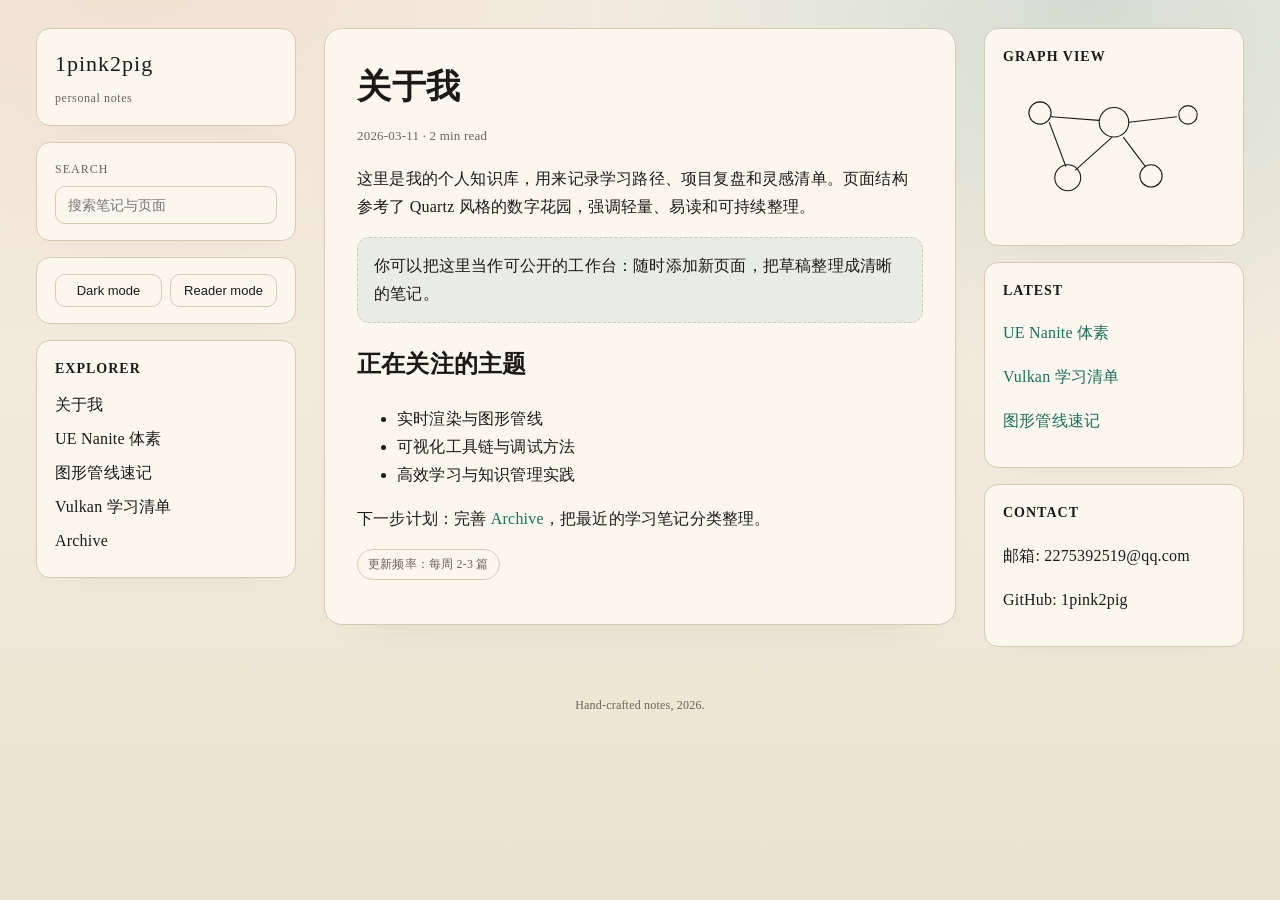
<file: index.html>
﻿<!DOCTYPE html>
<html lang="zh-CN">
<head>
  <meta charset="UTF-8" />
  <meta name="viewport" content="width=device-width, initial-scale=1.0" />
  <title>1pink2pig | 个人博客</title>
  <link rel="stylesheet" href="styles.css" />
</head>
<body>
  <div class="page">
    <aside class="left">
      <div class="panel">
        <div class="brand">1pink2pig<small>personal notes</small></div>
      </div>

      <div class="panel search">
        <label for="searchInput">Search</label>
        <input id="searchInput" type="search" placeholder="搜索笔记与页面" />
      </div>

      <div class="panel toggles">
        <button id="themeToggle" class="toggle">Dark mode</button>
        <button id="readerToggle" class="toggle">Reader mode</button>
      </div>

      <div class="panel explorer">
        <h2>Explorer</h2>
        <ul id="explorerList" class="stagger">
          <li><a href="index.html">关于我</a></li>
          <li><a href="posts/ue-nanite-voxel.html">UE Nanite 体素</a></li>
          <li><a href="posts/graphics-pipeline.html">图形管线速记</a></li>
          <li><a href="posts/vulkan-notes.html">Vulkan 学习清单</a></li>
          <li><a href="archive.html">Archive</a></li>
        </ul>
      </div>
    </aside>

    <main class="content">
      <article>
        <h1>关于我</h1>
        <div class="meta">2026-03-11 · 2 min read</div>
        <p>这里是我的个人知识库，用来记录学习路径、项目复盘和灵感清单。页面结构参考了 Quartz 风格的数字花园，强调轻量、易读和可持续整理。</p>
        <div class="callout">
          你可以把这里当作可公开的工作台：随时添加新页面，把草稿整理成清晰的笔记。
        </div>
        <h2>正在关注的主题</h2>
        <ul class="stagger">
          <li>实时渲染与图形管线</li>
          <li>可视化工具链与调试方法</li>
          <li>高效学习与知识管理实践</li>
        </ul>
        <p>下一步计划：完善 <a href="archive.html">Archive</a>，把最近的学习笔记分类整理。</p>
        <p><span class="pill">更新频率：每周 2-3 篇</span></p>
      </article>
    </main>

    <aside class="right">
      <div class="panel">
        <h3>Graph View</h3>
        <svg viewBox="0 0 240 140" fill="none" stroke="currentColor" stroke-width="1.2">
          <circle cx="40" cy="30" r="12" />
          <circle cx="120" cy="40" r="16" />
          <circle cx="200" cy="32" r="10" />
          <circle cx="70" cy="100" r="14" />
          <circle cx="160" cy="98" r="12" />
          <path d="M52 34 L104 38" />
          <path d="M136 40 L188 34" />
          <path d="M50 40 L68 88" />
          <path d="M118 56 L78 92" />
          <path d="M130 56 L154 88" />
        </svg>
      </div>
      <div class="panel">
        <h3>Latest</h3>
        <p><a href="posts/ue-nanite-voxel.html">UE Nanite 体素</a></p>
        <p><a href="posts/vulkan-notes.html">Vulkan 学习清单</a></p>
        <p><a href="posts/graphics-pipeline.html">图形管线速记</a></p>
      </div>
      <div class="panel">
        <h3>Contact</h3>
        <p>邮箱: 2275392519@qq.com</p>
        <p>GitHub: <a href="https://github.com/1pink2pig" target="_blank"></a>1pink2pig</a></p>
      </div>
    </aside>
  </div>

  <footer>Hand-crafted notes, 2026.</footer>
  <script src="app.js"></script>
</body>
</html>
</file>
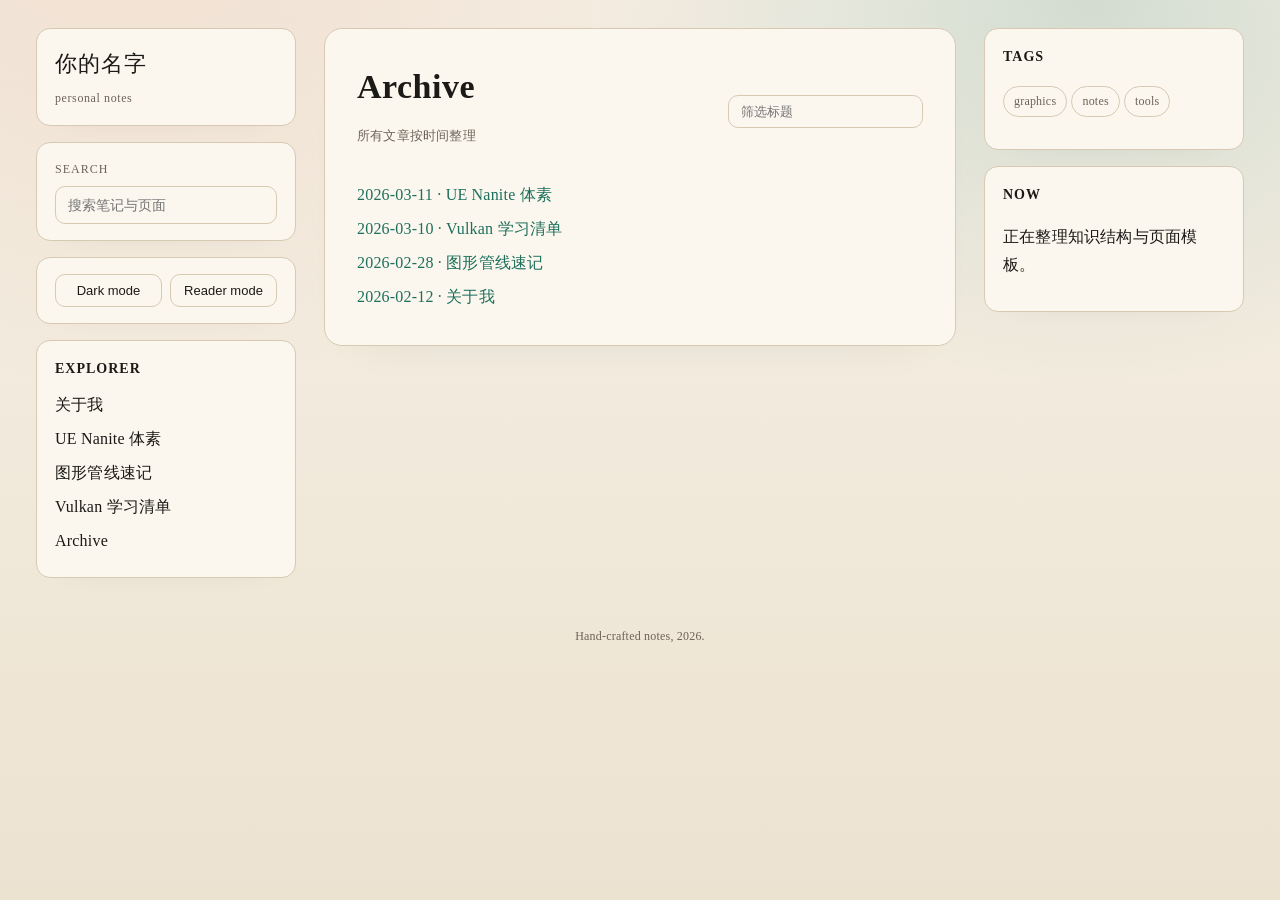
<file: archive.html>
﻿<!DOCTYPE html>
<html lang="zh-CN">
<head>
  <meta charset="UTF-8" />
  <meta name="viewport" content="width=device-width, initial-scale=1.0" />
  <title>Archive | 个人博客</title>
  <link rel="stylesheet" href="styles.css" />
</head>
<body>
  <div class="page">
    <aside class="left">
      <div class="panel">
        <div class="brand">你的名字<small>personal notes</small></div>
      </div>

      <div class="panel search">
        <label for="searchInput">Search</label>
        <input id="searchInput" type="search" placeholder="搜索笔记与页面" />
      </div>

      <div class="panel toggles">
        <button id="themeToggle" class="toggle">Dark mode</button>
        <button id="readerToggle" class="toggle">Reader mode</button>
      </div>

      <div class="panel explorer">
        <h2>Explorer</h2>
        <ul id="explorerList" class="stagger">
          <li><a href="index.html">关于我</a></li>
          <li><a href="posts/ue-nanite-voxel.html">UE Nanite 体素</a></li>
          <li><a href="posts/graphics-pipeline.html">图形管线速记</a></li>
          <li><a href="posts/vulkan-notes.html">Vulkan 学习清单</a></li>
          <li><a href="archive.html">Archive</a></li>
        </ul>
      </div>
    </aside>

    <main class="content">
      <article>
        <div class="archive-header">
          <div>
            <h1>Archive</h1>
            <div class="meta">所有文章按时间整理</div>
          </div>
          <input id="archiveSearch" type="search" placeholder="筛选标题" />
        </div>
        <ul id="archiveList" class="archive-list stagger">
          <li><a href="posts/ue-nanite-voxel.html">2026-03-11 · UE Nanite 体素</a></li>
          <li><a href="posts/vulkan-notes.html">2026-03-10 · Vulkan 学习清单</a></li>
          <li><a href="posts/graphics-pipeline.html">2026-02-28 · 图形管线速记</a></li>
          <li><a href="index.html">2026-02-12 · 关于我</a></li>
        </ul>
      </article>
    </main>

    <aside class="right">
      <div class="panel">
        <h3>Tags</h3>
        <p><span class="pill">graphics</span> <span class="pill">notes</span> <span class="pill">tools</span></p>
      </div>
      <div class="panel">
        <h3>Now</h3>
        <p>正在整理知识结构与页面模板。</p>
      </div>
    </aside>
  </div>

  <footer>Hand-crafted notes, 2026.</footer>
  <script src="app.js"></script>
</body>
</html>
</file>
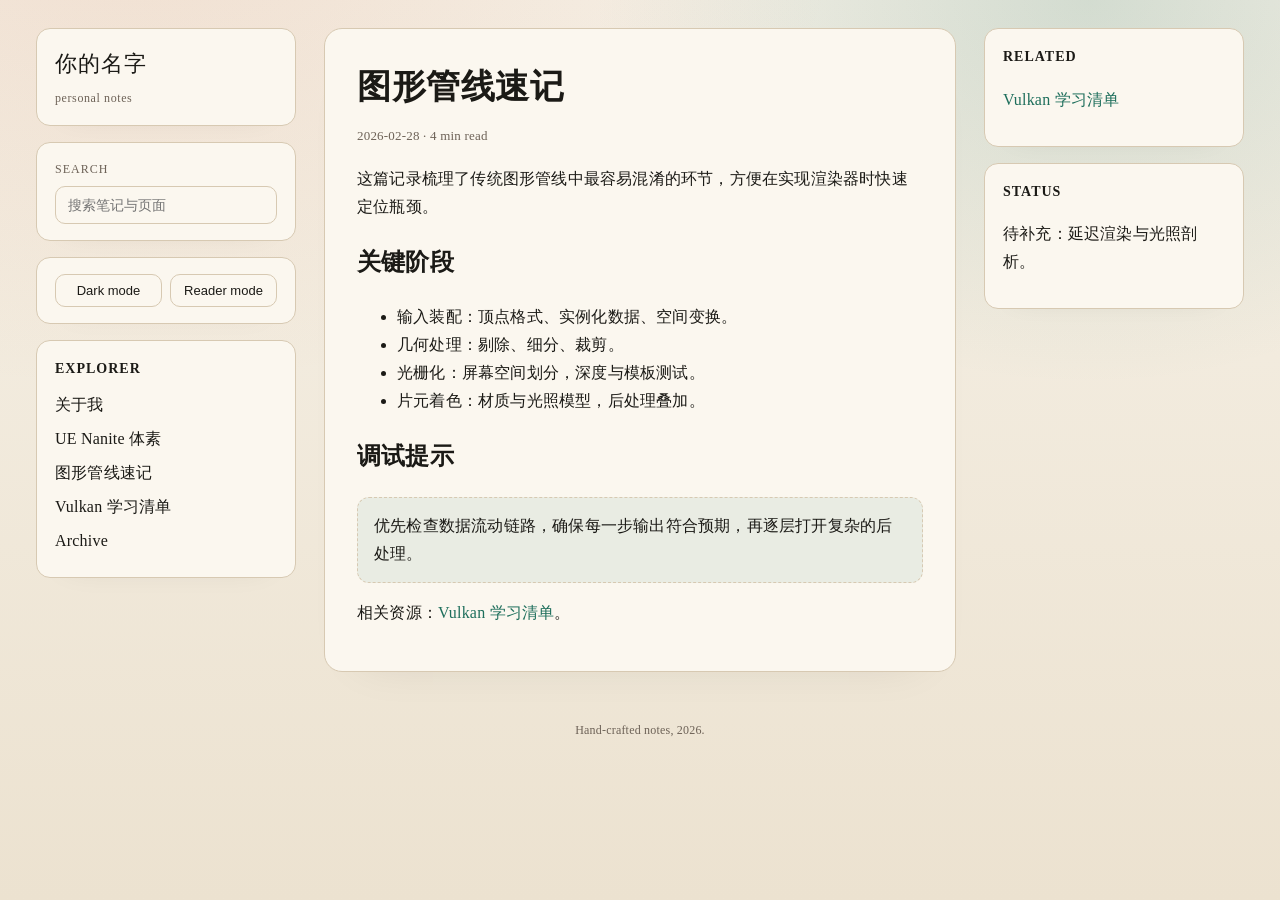
<file: posts/graphics-pipeline.html>
﻿<!DOCTYPE html>
<html lang="zh-CN">
<head>
  <meta charset="UTF-8" />
  <meta name="viewport" content="width=device-width, initial-scale=1.0" />
  <title>图形管线速记 | 个人博客</title>
  <link rel="stylesheet" href="../styles.css" />
</head>
<body>
  <div class="page">
    <aside class="left">
      <div class="panel">
        <div class="brand">你的名字<small>personal notes</small></div>
      </div>

      <div class="panel search">
        <label for="searchInput">Search</label>
        <input id="searchInput" type="search" placeholder="搜索笔记与页面" />
      </div>

      <div class="panel toggles">
        <button id="themeToggle" class="toggle">Dark mode</button>
        <button id="readerToggle" class="toggle">Reader mode</button>
      </div>

      <div class="panel explorer">
        <h2>Explorer</h2>
        <ul id="explorerList" class="stagger">
          <li><a href="../index.html">关于我</a></li>
          <li><a href="ue-nanite-voxel.html">UE Nanite 体素</a></li>
          <li><a href="graphics-pipeline.html">图形管线速记</a></li>
          <li><a href="vulkan-notes.html">Vulkan 学习清单</a></li>
          <li><a href="../archive.html">Archive</a></li>
        </ul>
      </div>
    </aside>

    <main class="content">
      <article>
        <h1>图形管线速记</h1>
        <div class="meta">2026-02-28 · 4 min read</div>
        <p>这篇记录梳理了传统图形管线中最容易混淆的环节，方便在实现渲染器时快速定位瓶颈。</p>
        <h2>关键阶段</h2>
        <ul class="stagger">
          <li>输入装配：顶点格式、实例化数据、空间变换。</li>
          <li>几何处理：剔除、细分、裁剪。</li>
          <li>光栅化：屏幕空间划分，深度与模板测试。</li>
          <li>片元着色：材质与光照模型，后处理叠加。</li>
        </ul>
        <h2>调试提示</h2>
        <div class="callout">
          优先检查数据流动链路，确保每一步输出符合预期，再逐层打开复杂的后处理。
        </div>
        <p>相关资源：<a href="vulkan-notes.html">Vulkan 学习清单</a>。</p>
      </article>
    </main>

    <aside class="right">
      <div class="panel">
        <h3>Related</h3>
        <p><a href="vulkan-notes.html">Vulkan 学习清单</a></p>
      </div>
      <div class="panel">
        <h3>Status</h3>
        <p>待补充：延迟渲染与光照剖析。</p>
      </div>
    </aside>
  </div>

  <footer>Hand-crafted notes, 2026.</footer>
  <script src="../app.js"></script>
</body>
</html>
</file>
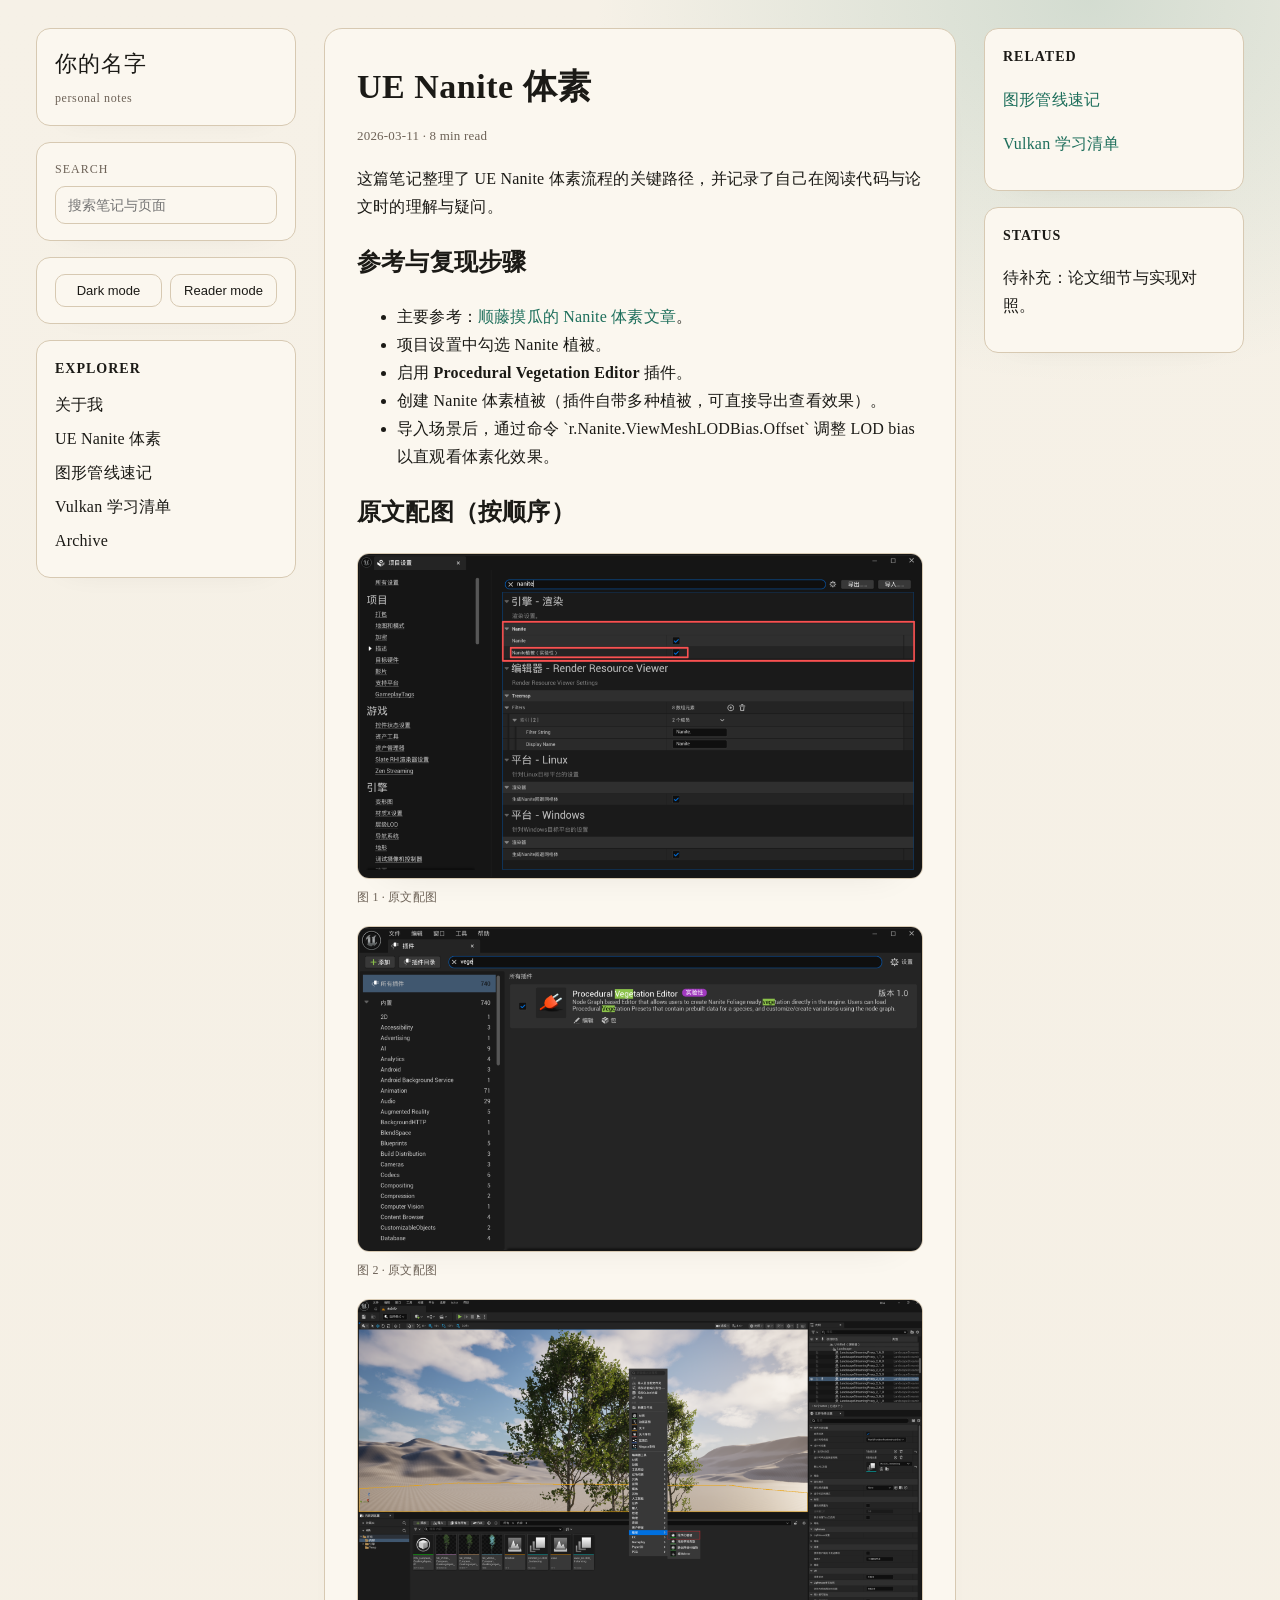
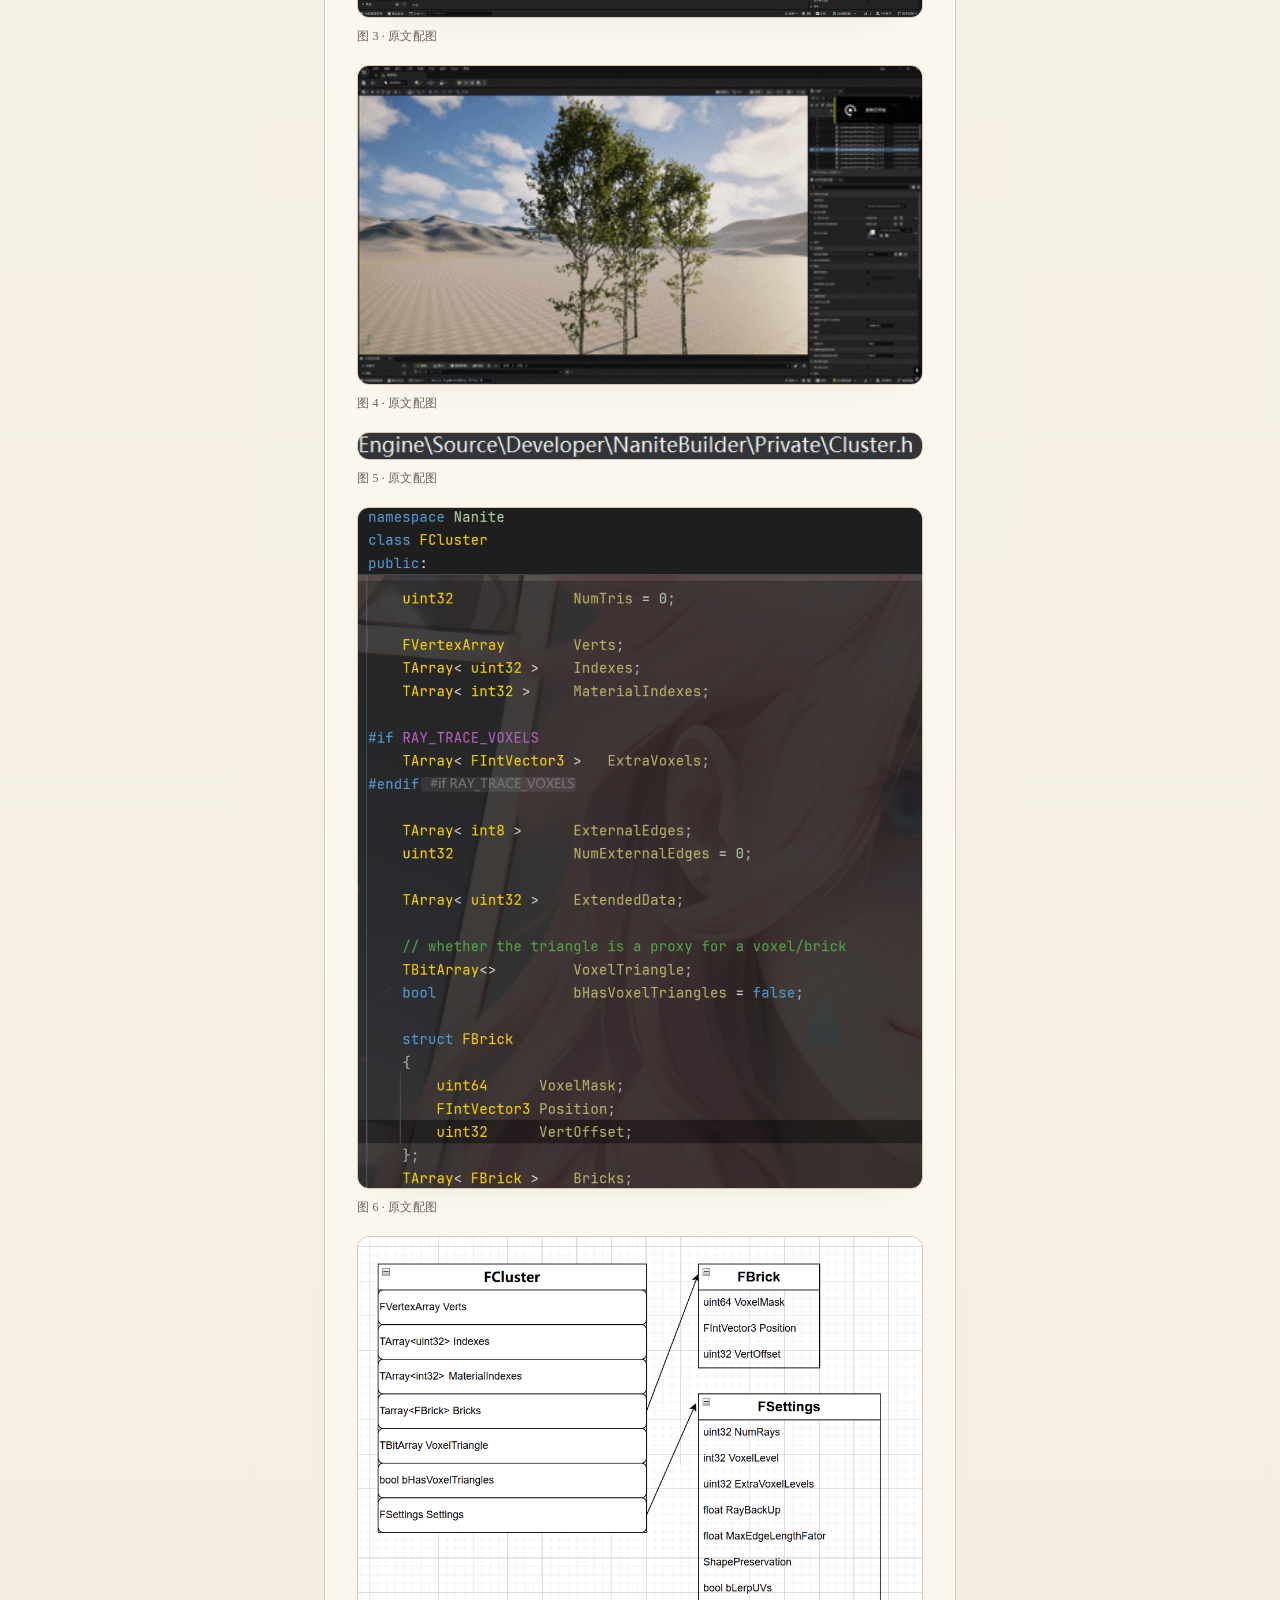
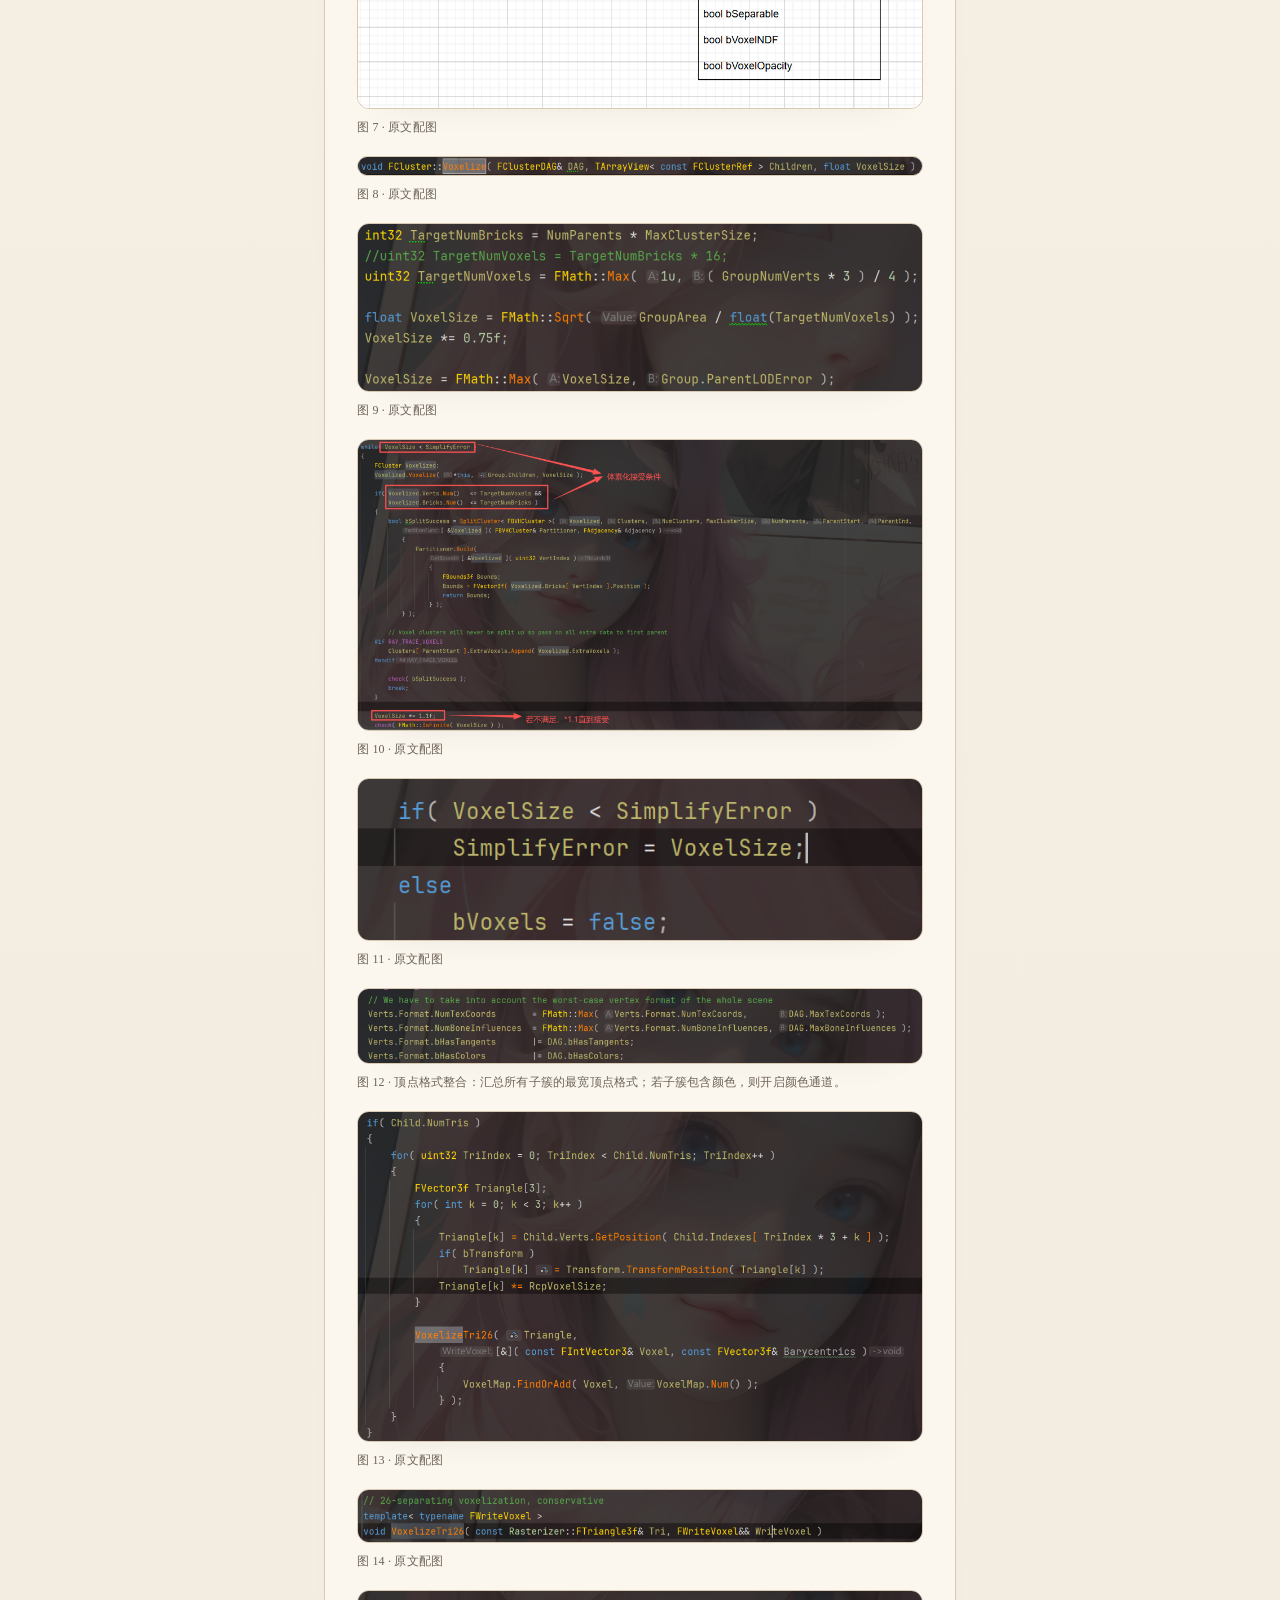
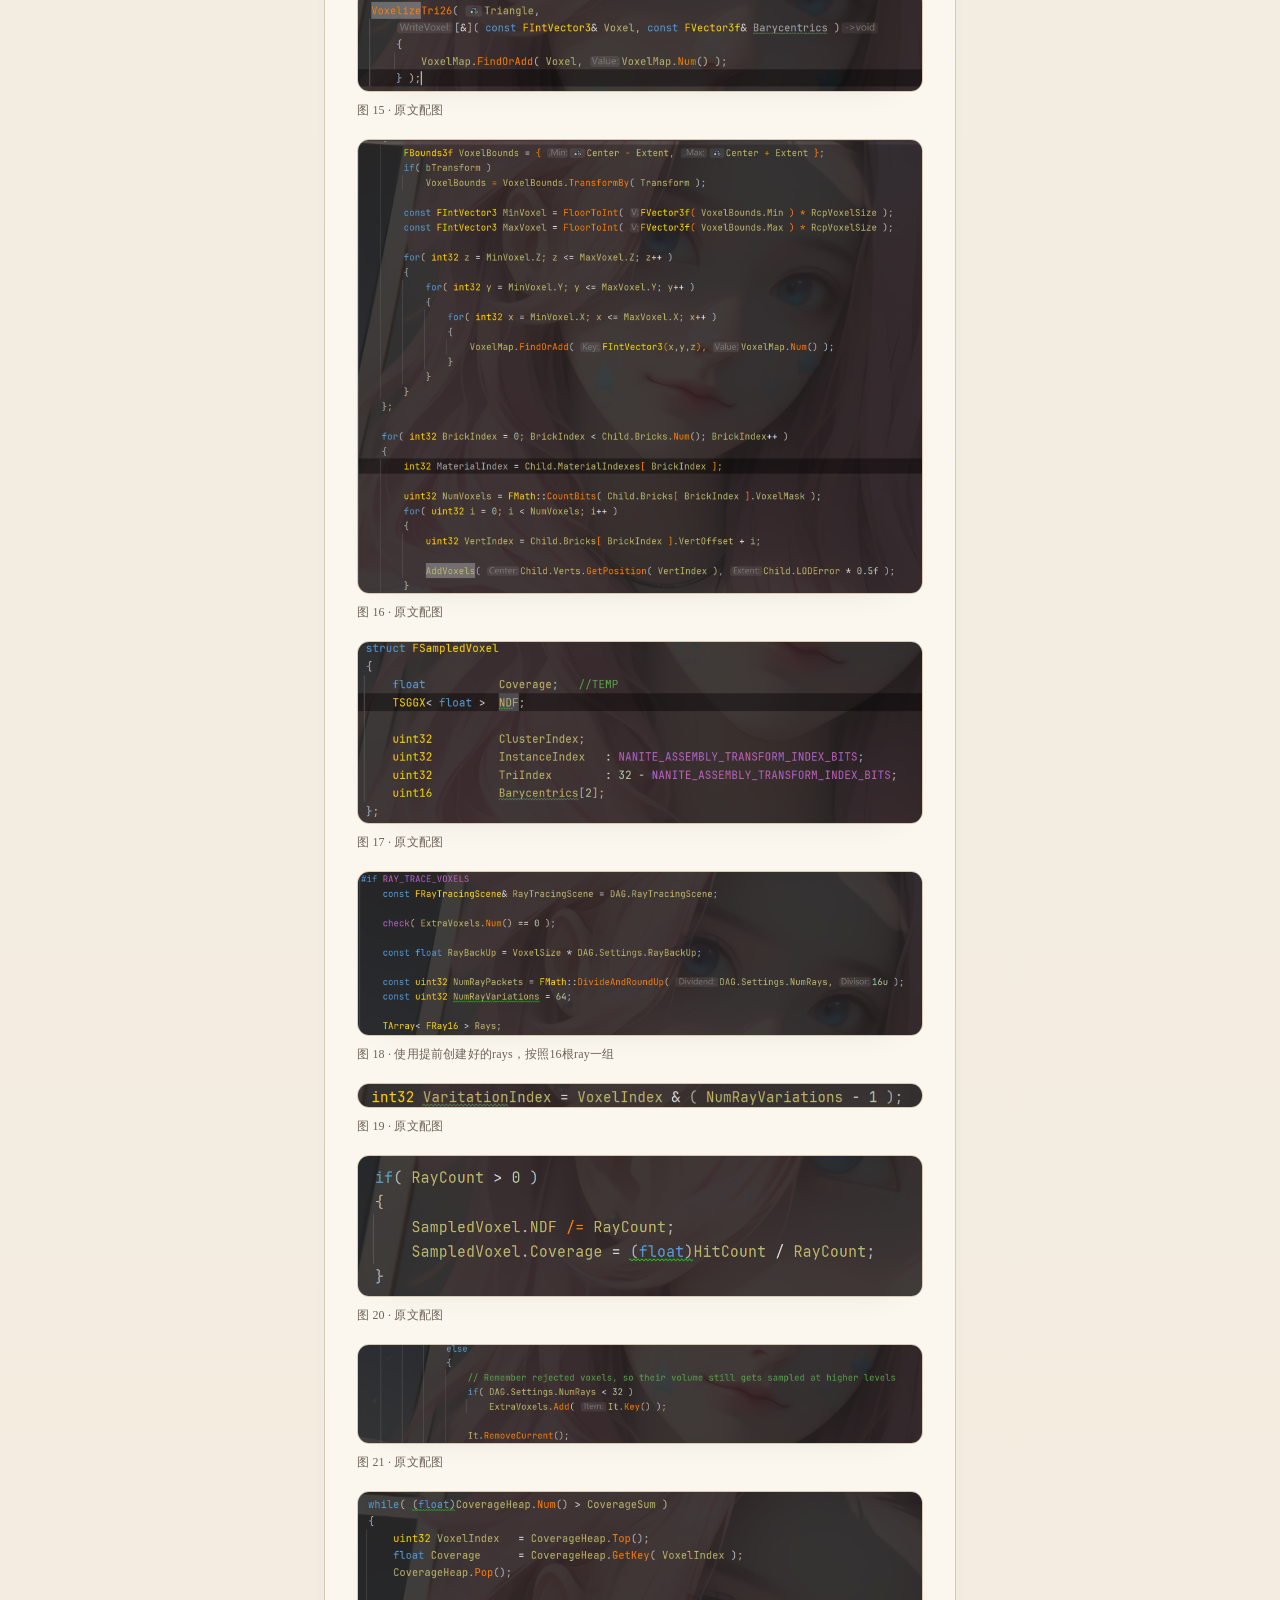
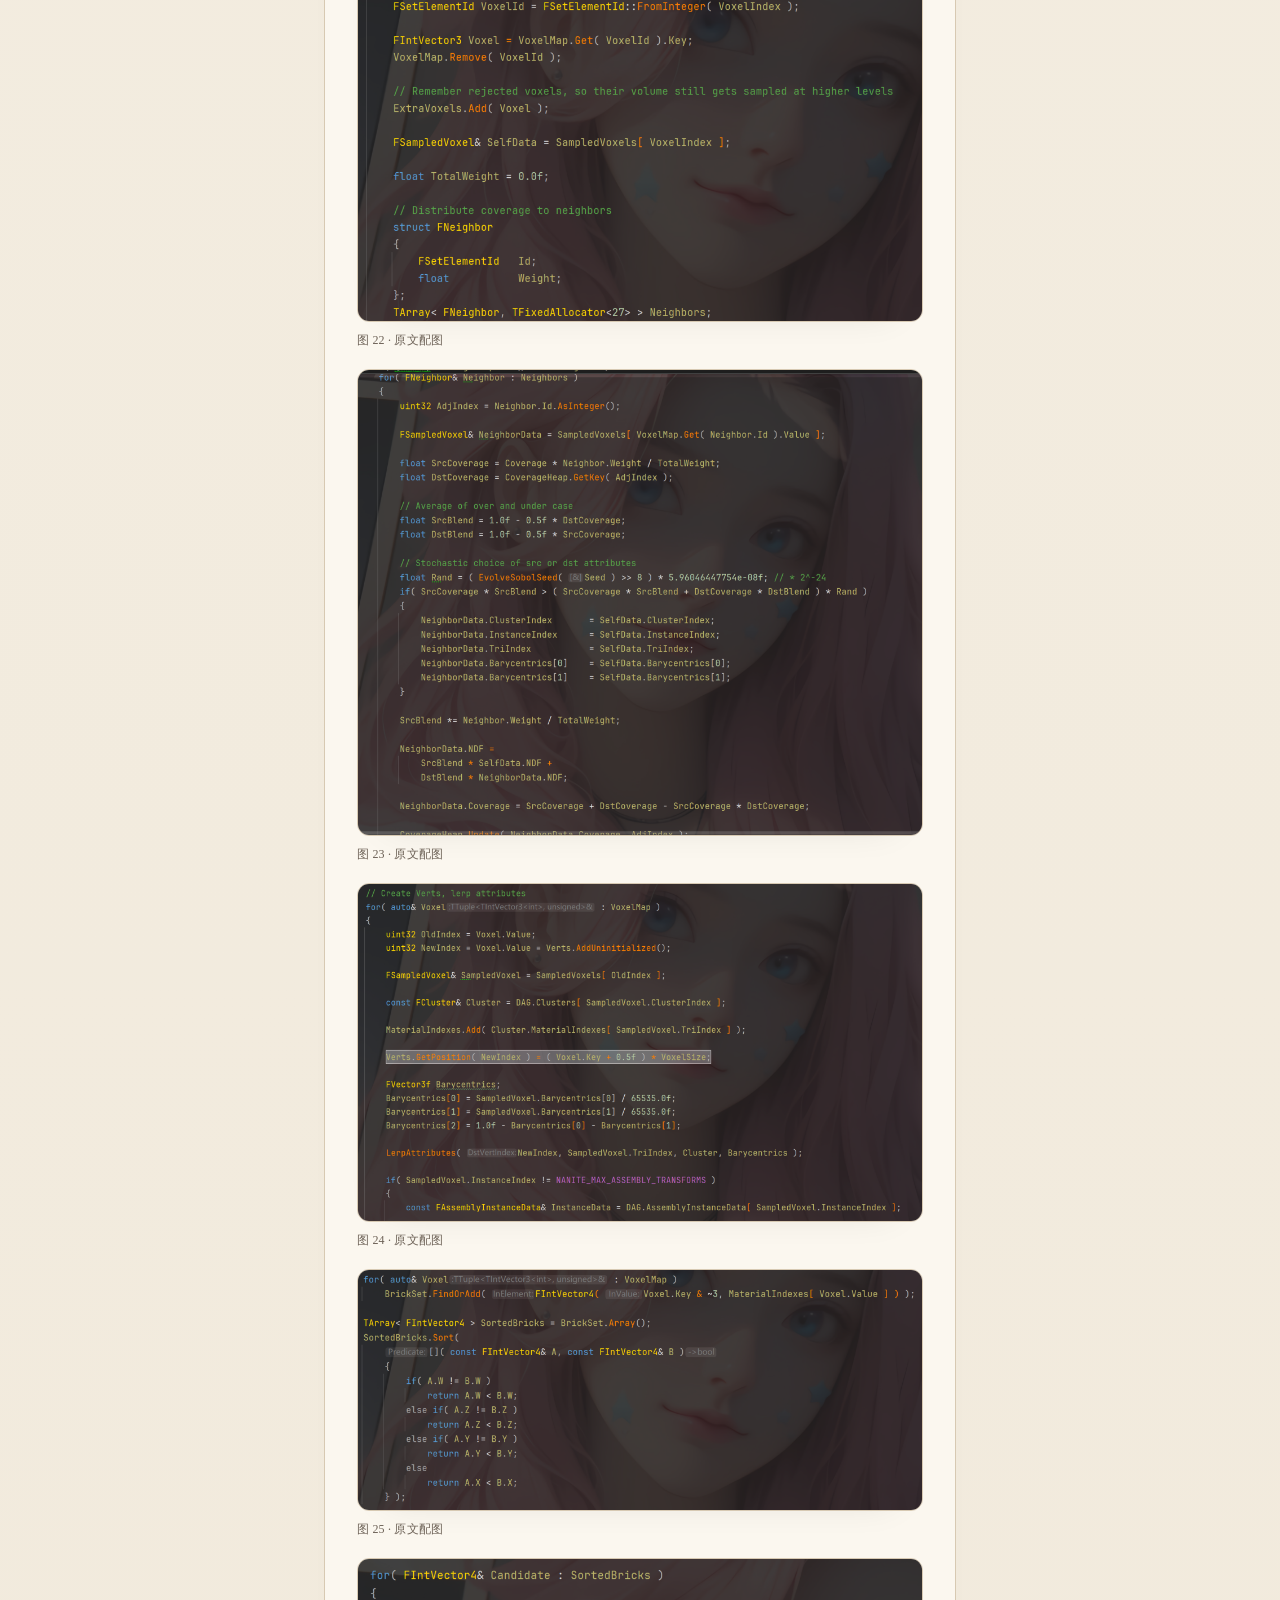
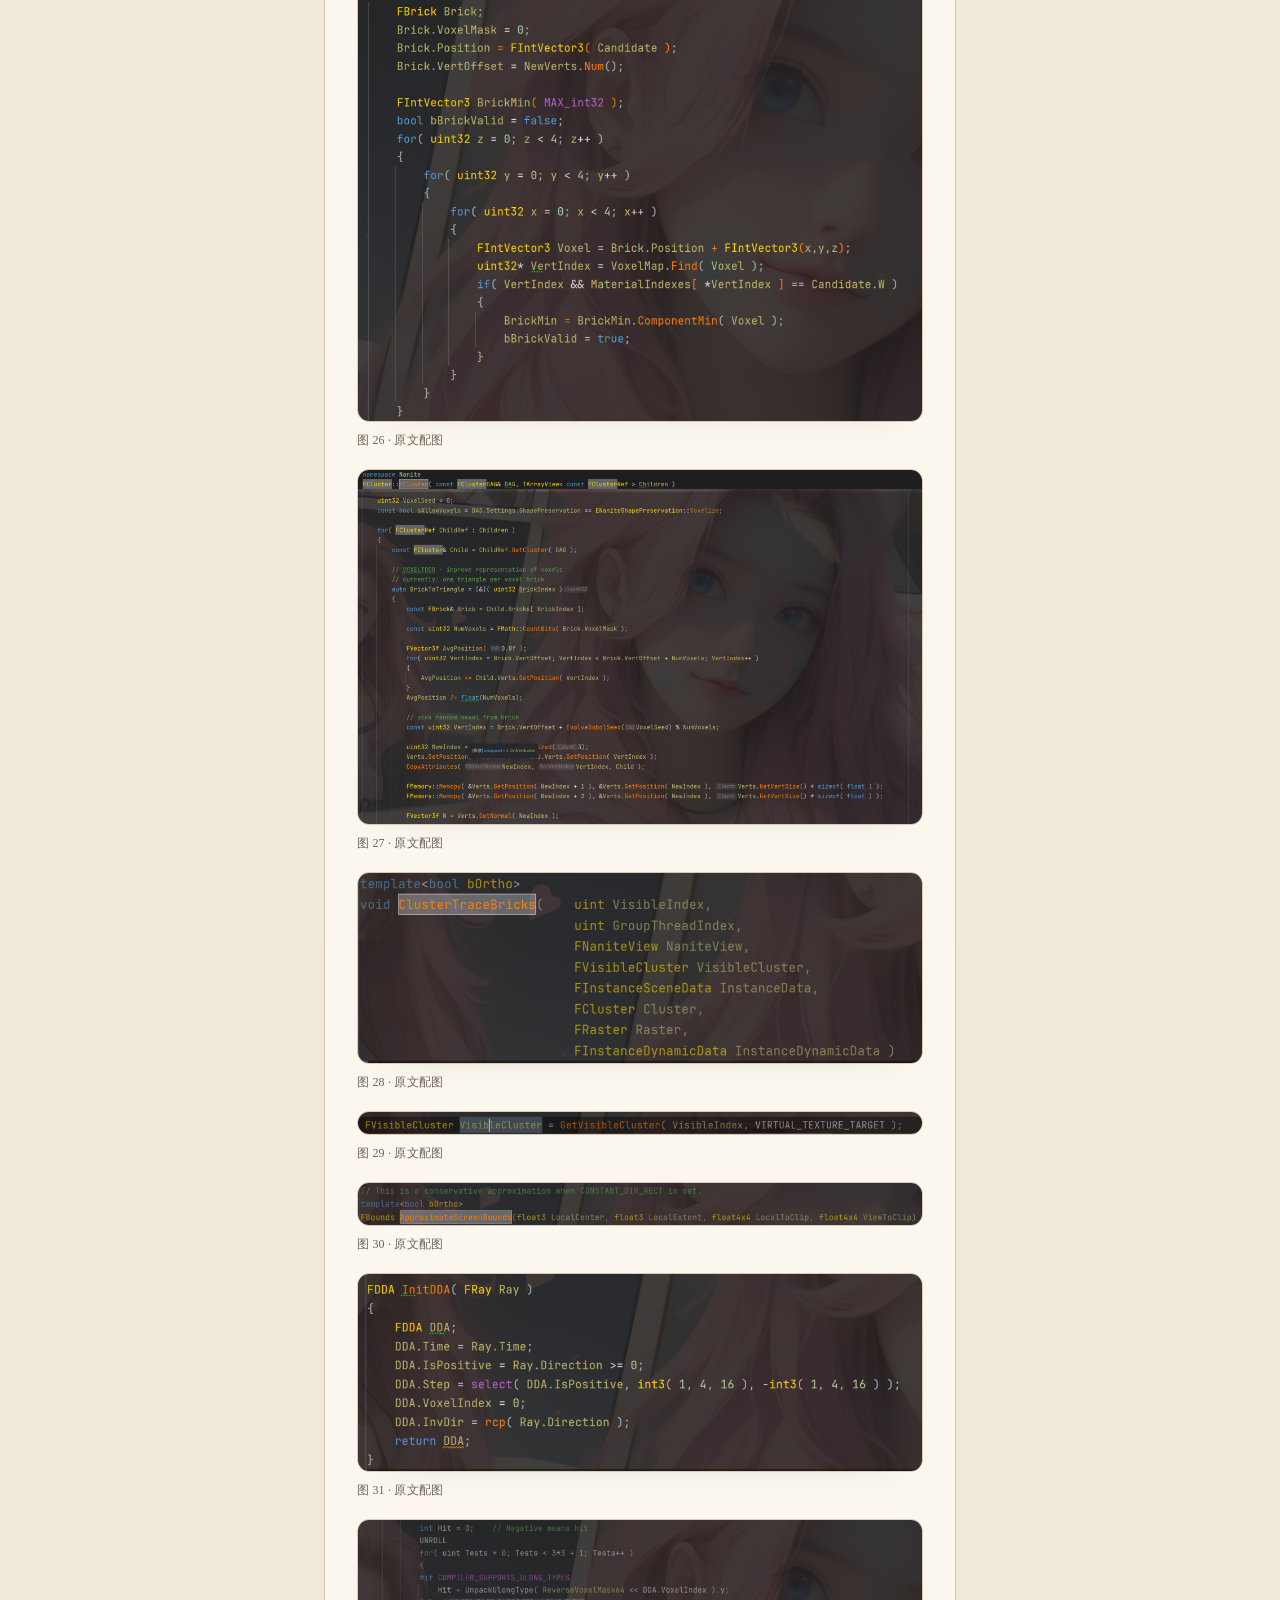
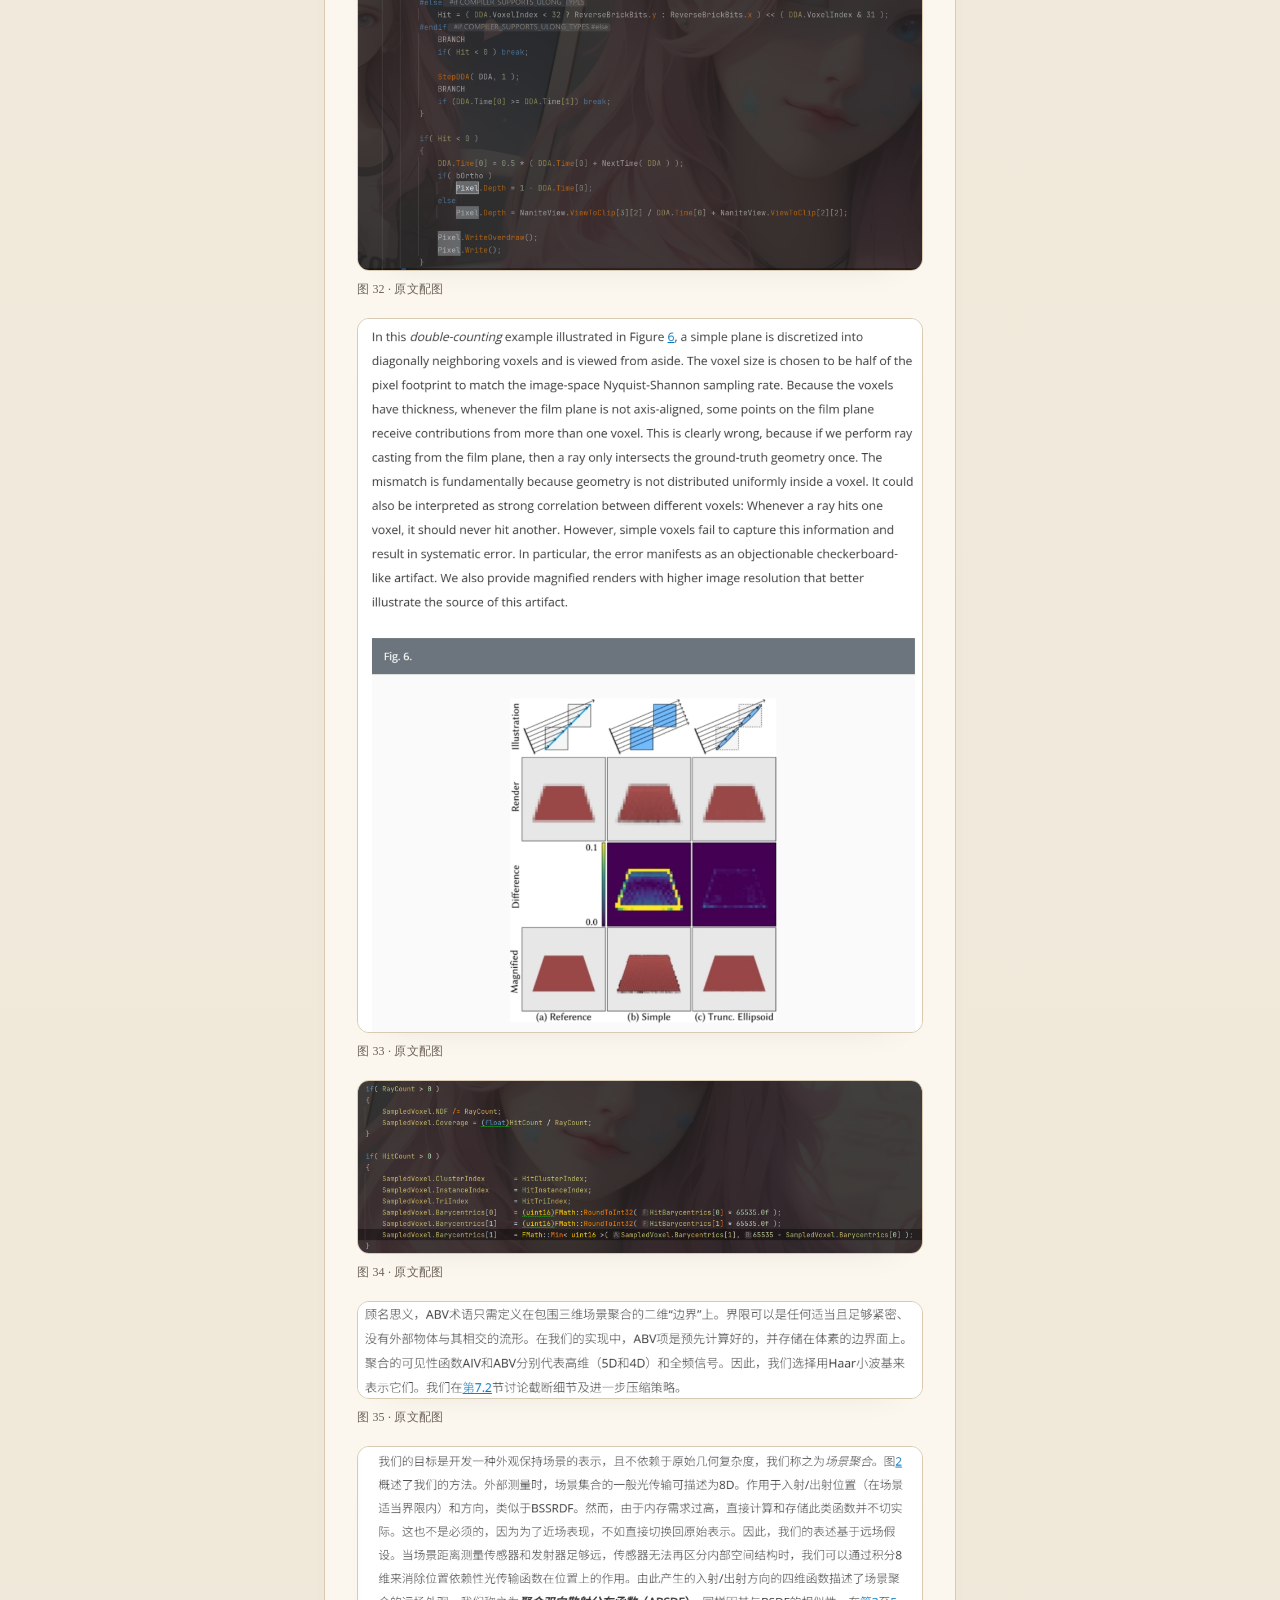
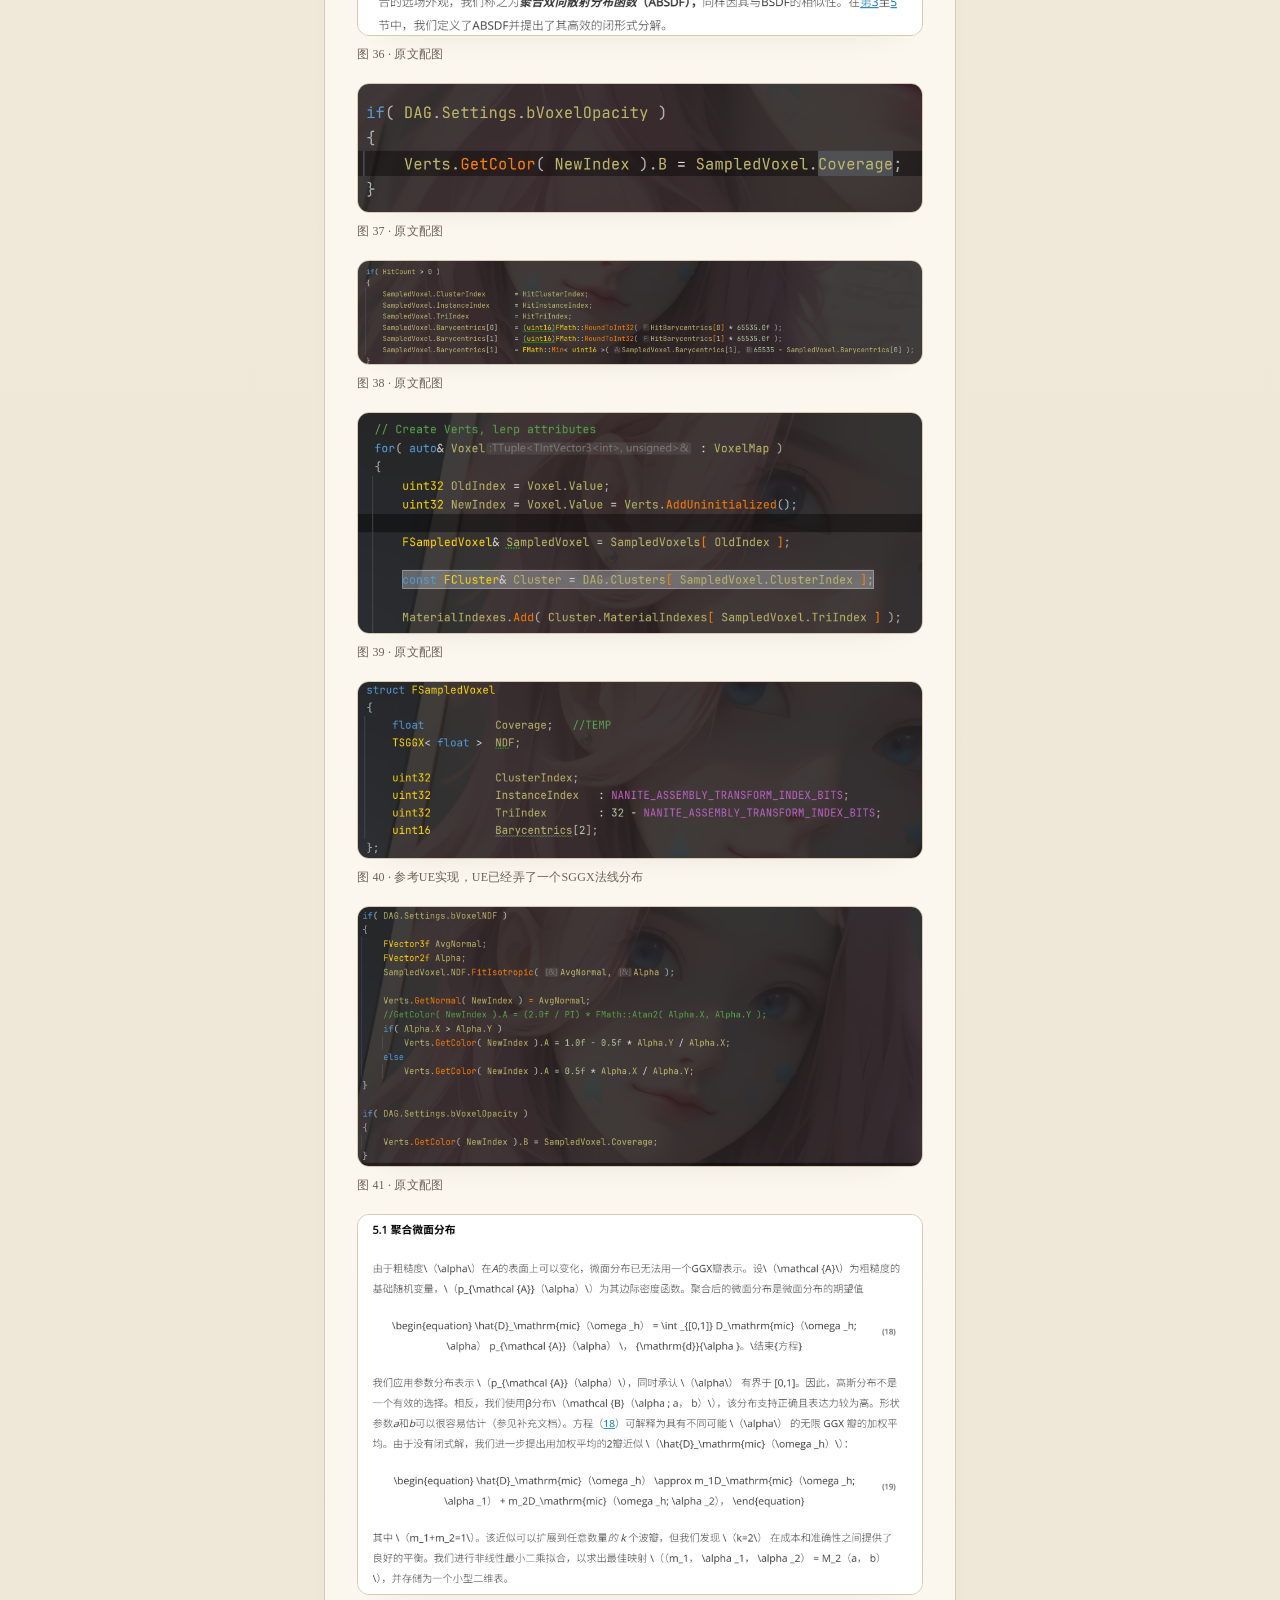
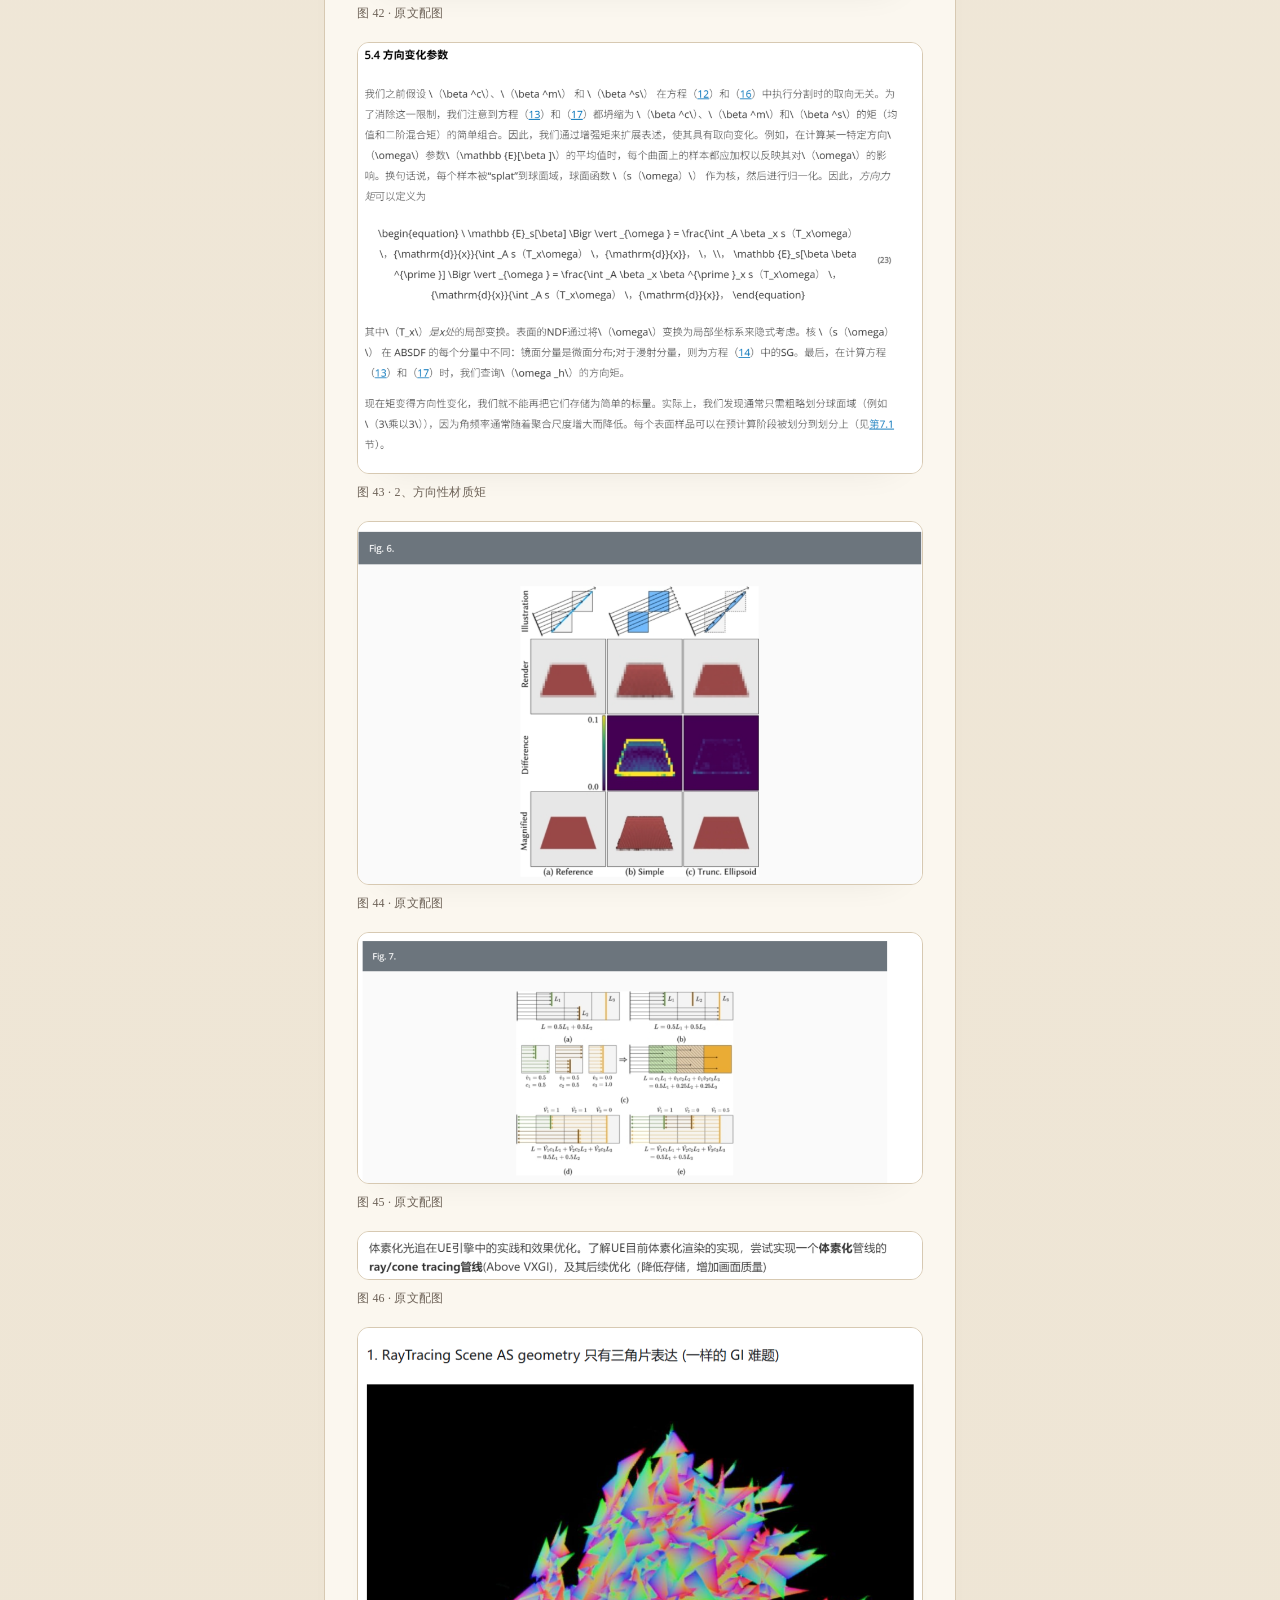
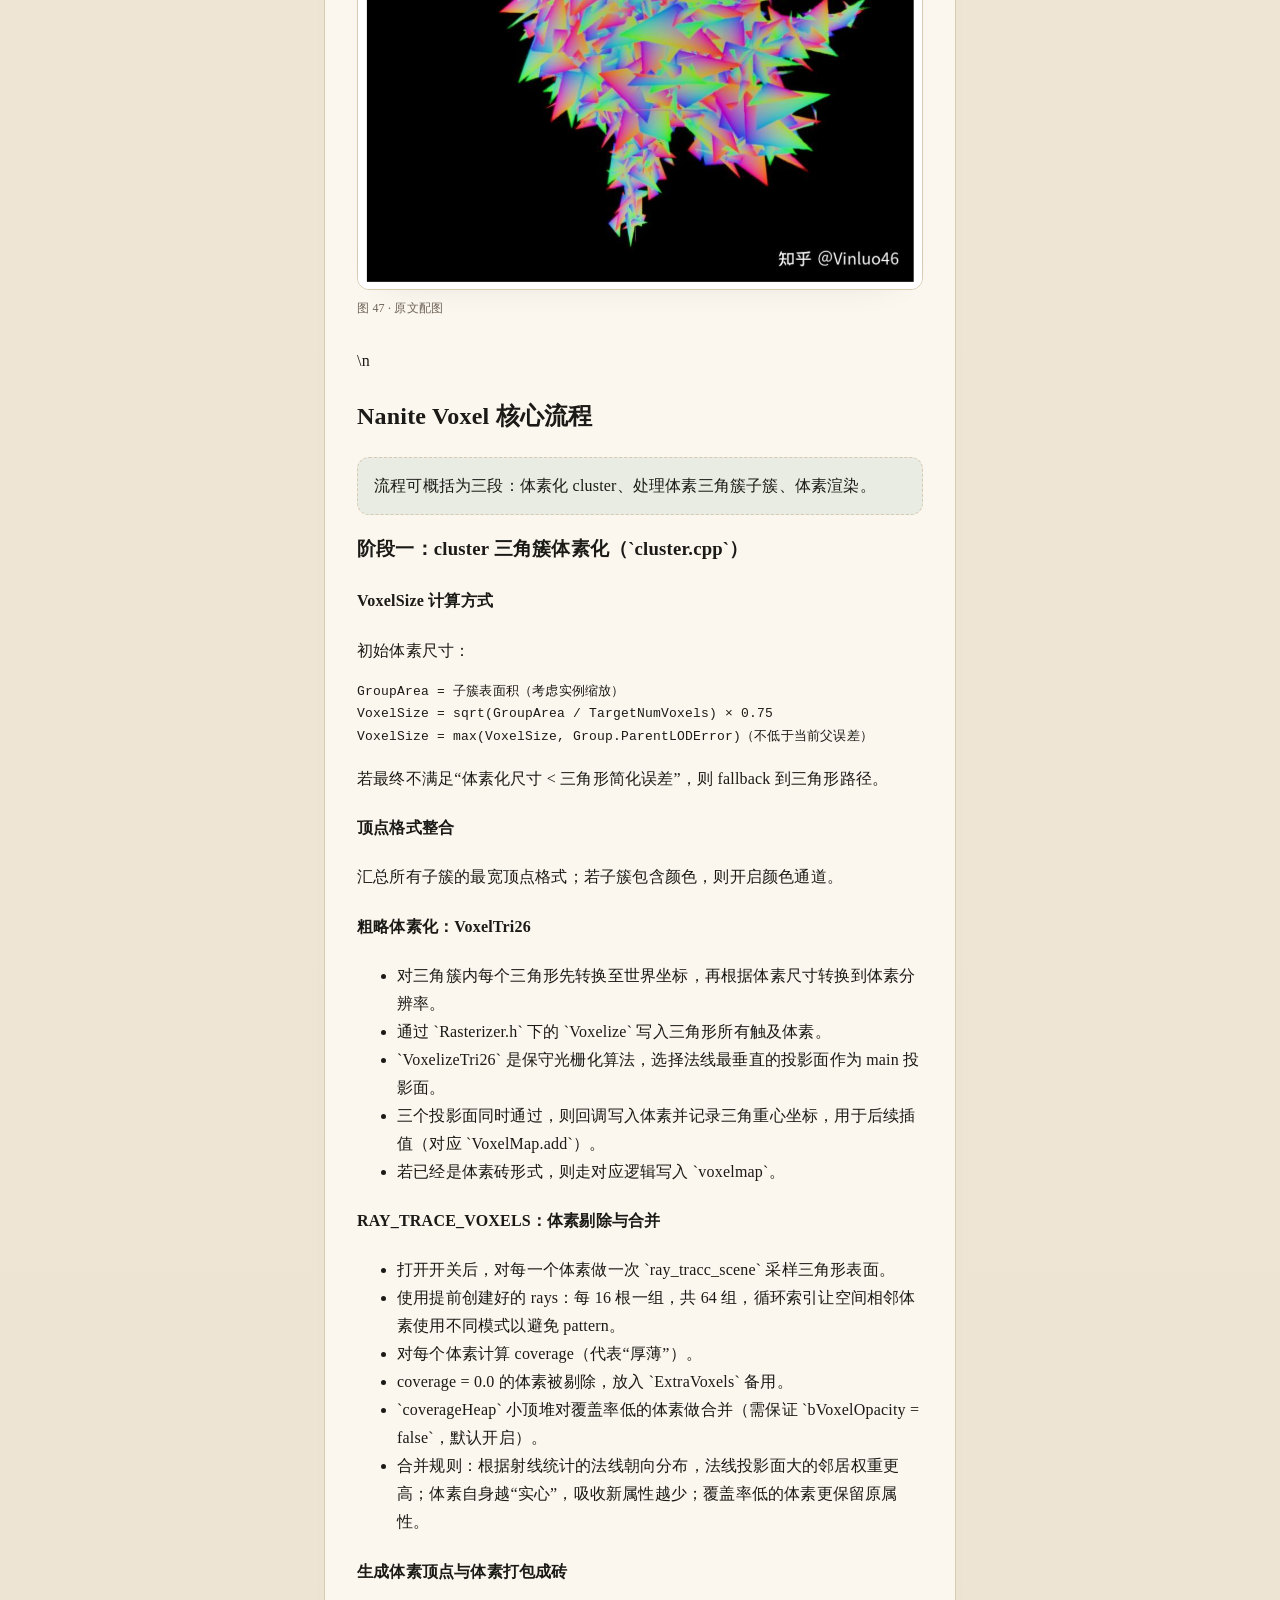
<file: posts/ue-nanite-voxel.html>
﻿<!DOCTYPE html>
<html lang="zh-CN">
<head>
  <meta charset="UTF-8" />
  <meta name="viewport" content="width=device-width, initial-scale=1.0" />
  <title>UE Nanite 体素 | 个人博客</title>
  <link rel="stylesheet" href="../styles.css" />
</head>
<body>
  <div class="page">
    <aside class="left">
      <div class="panel">
        <div class="brand">你的名字<small>personal notes</small></div>
      </div>

      <div class="panel search">
        <label for="searchInput">Search</label>
        <input id="searchInput" type="search" placeholder="搜索笔记与页面" />
      </div>

      <div class="panel toggles">
        <button id="themeToggle" class="toggle">Dark mode</button>
        <button id="readerToggle" class="toggle">Reader mode</button>
      </div>

      <div class="panel explorer">
        <h2>Explorer</h2>
        <ul id="explorerList" class="stagger">
          <li><a href="../index.html">关于我</a></li>
          <li><a href="ue-nanite-voxel.html">UE Nanite 体素</a></li>
          <li><a href="graphics-pipeline.html">图形管线速记</a></li>
          <li><a href="vulkan-notes.html">Vulkan 学习清单</a></li>
          <li><a href="../archive.html">Archive</a></li>
        </ul>
      </div>
    </aside>

    <main class="content">
      <article>
        <h1>UE Nanite 体素</h1>
        <div class="meta">2026-03-11 · 8 min read</div>
        <p>这篇笔记整理了 UE Nanite 体素流程的关键路径，并记录了自己在阅读代码与论文时的理解与疑问。</p>

        <h2>参考与复现步骤</h2>
        <ul class="stagger">
          <li>主要参考：<a href="https://zhuanlan.zhihu.com/p/1962121162306846748" target="_blank" rel="noreferrer">顺藤摸瓜的 Nanite 体素文章</a>。</li>
          <li>项目设置中勾选 Nanite 植被。</li>
          <li>启用 <strong>Procedural Vegetation Editor</strong> 插件。</li>
          <li>创建 Nanite 体素植被（插件自带多种植被，可直接导出查看效果）。</li>
          <li>导入场景后，通过命令 `r.Nanite.ViewMeshLODBias.Offset` 调整 LOD bias 以直观看体素化效果。</li>
        </ul>

        <h2>原文配图（按顺序）</h2>
        <div class="media-stack">
          <figure class="media-item">
            <img src="../assets/ue-nanite-voxel/img-01.png" alt="图 1 · 原文配图" />
            <figcaption>图 1 · 原文配图</figcaption>
          </figure>          <figure class="media-item">
            <img src="../assets/ue-nanite-voxel/img-02.png" alt="图 2 · 原文配图" />
            <figcaption>图 2 · 原文配图</figcaption>
          </figure>          <figure class="media-item">
            <img src="../assets/ue-nanite-voxel/img-03.png" alt="图 3 · 原文配图" />
            <figcaption>图 3 · 原文配图</figcaption>
          </figure>          <figure class="media-item">
            <img src="../assets/ue-nanite-voxel/img-04.png" alt="图 4 · 原文配图" />
            <figcaption>图 4 · 原文配图</figcaption>
          </figure>          <figure class="media-item">
            <img src="../assets/ue-nanite-voxel/img-05.png" alt="图 5 · 原文配图" />
            <figcaption>图 5 · 原文配图</figcaption>
          </figure>          <figure class="media-item">
            <img src="../assets/ue-nanite-voxel/img-06.png" alt="图 6 · 原文配图" />
            <figcaption>图 6 · 原文配图</figcaption>
          </figure>          <figure class="media-item">
            <img src="../assets/ue-nanite-voxel/img-07.png" alt="图 7 · 原文配图" />
            <figcaption>图 7 · 原文配图</figcaption>
          </figure>          <figure class="media-item">
            <img src="../assets/ue-nanite-voxel/img-08.png" alt="图 8 · 原文配图" />
            <figcaption>图 8 · 原文配图</figcaption>
          </figure>          <figure class="media-item">
            <img src="../assets/ue-nanite-voxel/img-09.png" alt="图 9 · 原文配图" />
            <figcaption>图 9 · 原文配图</figcaption>
          </figure>          <figure class="media-item">
            <img src="../assets/ue-nanite-voxel/img-10.png" alt="图 10 · 原文配图" />
            <figcaption>图 10 · 原文配图</figcaption>
          </figure>          <figure class="media-item">
            <img src="../assets/ue-nanite-voxel/img-11.png" alt="图 11 · 原文配图" />
            <figcaption>图 11 · 原文配图</figcaption>
          </figure>          <figure class="media-item">
            <img src="../assets/ue-nanite-voxel/img-12.png" alt="图 12 · 顶点格式整合：汇总所有子簇的最宽顶点格式；若子簇包含颜色，则开启颜色通道。" />
            <figcaption>图 12 · 顶点格式整合：汇总所有子簇的最宽顶点格式；若子簇包含颜色，则开启颜色通道。</figcaption>
          </figure>          <figure class="media-item">
            <img src="../assets/ue-nanite-voxel/img-13.png" alt="图 13 · 原文配图" />
            <figcaption>图 13 · 原文配图</figcaption>
          </figure>          <figure class="media-item">
            <img src="../assets/ue-nanite-voxel/img-14.png" alt="图 14 · 原文配图" />
            <figcaption>图 14 · 原文配图</figcaption>
          </figure>          <figure class="media-item">
            <img src="../assets/ue-nanite-voxel/img-15.png" alt="图 15 · 原文配图" />
            <figcaption>图 15 · 原文配图</figcaption>
          </figure>          <figure class="media-item">
            <img src="../assets/ue-nanite-voxel/img-16.png" alt="图 16 · 原文配图" />
            <figcaption>图 16 · 原文配图</figcaption>
          </figure>          <figure class="media-item">
            <img src="../assets/ue-nanite-voxel/img-17.png" alt="图 17 · 原文配图" />
            <figcaption>图 17 · 原文配图</figcaption>
          </figure>          <figure class="media-item">
            <img src="../assets/ue-nanite-voxel/img-18.png" alt="图 18 · 使用提前创建好的rays，按照16根ray一组" />
            <figcaption>图 18 · 使用提前创建好的rays，按照16根ray一组</figcaption>
          </figure>          <figure class="media-item">
            <img src="../assets/ue-nanite-voxel/img-19.png" alt="图 19 · 原文配图" />
            <figcaption>图 19 · 原文配图</figcaption>
          </figure>          <figure class="media-item">
            <img src="../assets/ue-nanite-voxel/img-20.png" alt="图 20 · 原文配图" />
            <figcaption>图 20 · 原文配图</figcaption>
          </figure>          <figure class="media-item">
            <img src="../assets/ue-nanite-voxel/img-21.png" alt="图 21 · 原文配图" />
            <figcaption>图 21 · 原文配图</figcaption>
          </figure>          <figure class="media-item">
            <img src="../assets/ue-nanite-voxel/img-22.png" alt="图 22 · 原文配图" />
            <figcaption>图 22 · 原文配图</figcaption>
          </figure>          <figure class="media-item">
            <img src="../assets/ue-nanite-voxel/img-23.png" alt="图 23 · 原文配图" />
            <figcaption>图 23 · 原文配图</figcaption>
          </figure>          <figure class="media-item">
            <img src="../assets/ue-nanite-voxel/img-24.png" alt="图 24 · 原文配图" />
            <figcaption>图 24 · 原文配图</figcaption>
          </figure>          <figure class="media-item">
            <img src="../assets/ue-nanite-voxel/img-25.png" alt="图 25 · 原文配图" />
            <figcaption>图 25 · 原文配图</figcaption>
          </figure>          <figure class="media-item">
            <img src="../assets/ue-nanite-voxel/img-26.png" alt="图 26 · 原文配图" />
            <figcaption>图 26 · 原文配图</figcaption>
          </figure>          <figure class="media-item">
            <img src="../assets/ue-nanite-voxel/img-27.png" alt="图 27 · 原文配图" />
            <figcaption>图 27 · 原文配图</figcaption>
          </figure>          <figure class="media-item">
            <img src="../assets/ue-nanite-voxel/img-28.png" alt="图 28 · 原文配图" />
            <figcaption>图 28 · 原文配图</figcaption>
          </figure>          <figure class="media-item">
            <img src="../assets/ue-nanite-voxel/img-29.png" alt="图 29 · 原文配图" />
            <figcaption>图 29 · 原文配图</figcaption>
          </figure>          <figure class="media-item">
            <img src="../assets/ue-nanite-voxel/img-30.png" alt="图 30 · 原文配图" />
            <figcaption>图 30 · 原文配图</figcaption>
          </figure>          <figure class="media-item">
            <img src="../assets/ue-nanite-voxel/img-31.png" alt="图 31 · 原文配图" />
            <figcaption>图 31 · 原文配图</figcaption>
          </figure>          <figure class="media-item">
            <img src="../assets/ue-nanite-voxel/img-32.png" alt="图 32 · 原文配图" />
            <figcaption>图 32 · 原文配图</figcaption>
          </figure>          <figure class="media-item">
            <img src="../assets/ue-nanite-voxel/img-33.png" alt="图 33 · 原文配图" />
            <figcaption>图 33 · 原文配图</figcaption>
          </figure>          <figure class="media-item">
            <img src="../assets/ue-nanite-voxel/img-34.png" alt="图 34 · 原文配图" />
            <figcaption>图 34 · 原文配图</figcaption>
          </figure>          <figure class="media-item">
            <img src="../assets/ue-nanite-voxel/img-35.png" alt="图 35 · 原文配图" />
            <figcaption>图 35 · 原文配图</figcaption>
          </figure>          <figure class="media-item">
            <img src="../assets/ue-nanite-voxel/img-36.png" alt="图 36 · 原文配图" />
            <figcaption>图 36 · 原文配图</figcaption>
          </figure>          <figure class="media-item">
            <img src="../assets/ue-nanite-voxel/img-37.png" alt="图 37 · 原文配图" />
            <figcaption>图 37 · 原文配图</figcaption>
          </figure>          <figure class="media-item">
            <img src="../assets/ue-nanite-voxel/img-38.png" alt="图 38 · 原文配图" />
            <figcaption>图 38 · 原文配图</figcaption>
          </figure>          <figure class="media-item">
            <img src="../assets/ue-nanite-voxel/img-39.png" alt="图 39 · 原文配图" />
            <figcaption>图 39 · 原文配图</figcaption>
          </figure>          <figure class="media-item">
            <img src="../assets/ue-nanite-voxel/img-40.png" alt="图 40 · 参考UE实现，UE已经弄了一个SGGX法线分布" />
            <figcaption>图 40 · 参考UE实现，UE已经弄了一个SGGX法线分布</figcaption>
          </figure>          <figure class="media-item">
            <img src="../assets/ue-nanite-voxel/img-41.png" alt="图 41 · 原文配图" />
            <figcaption>图 41 · 原文配图</figcaption>
          </figure>          <figure class="media-item">
            <img src="../assets/ue-nanite-voxel/img-42.png" alt="图 42 · 原文配图" />
            <figcaption>图 42 · 原文配图</figcaption>
          </figure>          <figure class="media-item">
            <img src="../assets/ue-nanite-voxel/img-43.png" alt="图 43 · 2、方向性材质矩" />
            <figcaption>图 43 · 2、方向性材质矩</figcaption>
          </figure>          <figure class="media-item">
            <img src="../assets/ue-nanite-voxel/img-44.png" alt="图 44 · 原文配图" />
            <figcaption>图 44 · 原文配图</figcaption>
          </figure>          <figure class="media-item">
            <img src="../assets/ue-nanite-voxel/img-45.png" alt="图 45 · 原文配图" />
            <figcaption>图 45 · 原文配图</figcaption>
          </figure>          <figure class="media-item">
            <img src="../assets/ue-nanite-voxel/img-46.png" alt="图 46 · 原文配图" />
            <figcaption>图 46 · 原文配图</figcaption>
          </figure>          <figure class="media-item">
            <img src="../assets/ue-nanite-voxel/img-47.png" alt="图 47 · 原文配图" />
            <figcaption>图 47 · 原文配图</figcaption>
          </figure>        </div>\n        <h2>Nanite Voxel 核心流程</h2>
        <div class="callout">
          流程可概括为三段：体素化 cluster、处理体素三角簇子簇、体素渲染。
        </div>

        <h3>阶段一：cluster 三角簇体素化（`cluster.cpp`）</h3>
        <h4>VoxelSize 计算方式</h4>
        <p>初始体素尺寸：</p>
        <pre><code>GroupArea = 子簇表面积（考虑实例缩放）
VoxelSize = sqrt(GroupArea / TargetNumVoxels) × 0.75
VoxelSize = max(VoxelSize, Group.ParentLODError)（不低于当前父误差）</code></pre>
        <p>若最终不满足“体素化尺寸 &lt; 三角形简化误差”，则 fallback 到三角形路径。</p>

        <h4>顶点格式整合</h4>
        <p>汇总所有子簇的最宽顶点格式；若子簇包含颜色，则开启颜色通道。</p>

        <h4>粗略体素化：VoxelTri26</h4>
        <ul class="stagger">
          <li>对三角簇内每个三角形先转换至世界坐标，再根据体素尺寸转换到体素分辨率。</li>
          <li>通过 `Rasterizer.h` 下的 `Voxelize` 写入三角形所有触及体素。</li>
          <li>`VoxelizeTri26` 是保守光栅化算法，选择法线最垂直的投影面作为 main 投影面。</li>
          <li>三个投影面同时通过，则回调写入体素并记录三角重心坐标，用于后续插值（对应 `VoxelMap.add`）。</li>
          <li>若已经是体素砖形式，则走对应逻辑写入 `voxelmap`。</li>
        </ul>

        <h4>RAY_TRACE_VOXELS：体素剔除与合并</h4>
        <ul class="stagger">
          <li>打开开关后，对每一个体素做一次 `ray_tracc_scene` 采样三角形表面。</li>
          <li>使用提前创建好的 rays：每 16 根一组，共 64 组，循环索引让空间相邻体素使用不同模式以避免 pattern。</li>
          <li>对每个体素计算 coverage（代表“厚薄”）。</li>
          <li>coverage = 0.0 的体素被剔除，放入 `ExtraVoxels` 备用。</li>
          <li>`coverageHeap` 小顶堆对覆盖率低的体素做合并（需保证 `bVoxelOpacity = false`，默认开启）。</li>
          <li>合并规则：根据射线统计的法线朝向分布，法线投影面大的邻居权重更高；体素自身越“实心”，吸收新属性越少；覆盖率低的体素更保留原属性。</li>
        </ul>

        <h4>生成体素顶点与体素打包成砖</h4>
        <ul class="stagger">
          <li>通过命中三角重心执行 `LerpAttributes`。</li>
          <li>`voxelmap &lt;key, value&gt;`，key 是体素坐标，value 是体素顶点索引。</li>
          <li>体素按空间 4×4×4 划分排序，优先材质排序，再按 Z-Y-X。</li>
          <li>砖块位置对齐到 4，一个砖块内体素材质相同。</li>
        </ul>

        <h3>阶段二：处理体素三角簇子簇</h3>
        <ul class="stagger">
          <li>计算砖块内体素平均位置作为砖块中心，随机选择一个体素作为属性来源。</li>
          <li>法线：若开启 `bVoxelNDF` 则用 NDF，否则来自随机体素属性。</li>
          <li>位置：体素砖平均位置。</li>
          <li>大小：体素砖的实心程度。</li>
          <li>属性：来源于随机体素。</li>
          <li>对所有子簇处理后，父簇变成普通三角簇，带 `bVoxelTriangle` 标记与 `VoxelTriangle` 数组。</li>
        </ul>

        <h3>阶段三：Nanite Voxel 渲染</h3>
        <p>代码见 `NaniteRasterizer.usf`，入口函数为 `ClusterTraceBricks`。</p>
        <ul class="stagger">
          <li>总体思路：从像素 raymarching 体素砖。</li>
          <li>只拿到 `visibleCluster`。</li>
          <li>对体素砖计算近似屏幕空间范围，范围内像素才做体素追踪。</li>
        </ul>
        <p>渲染单位为体素砖，在投影像素范围内：</p>
        <ul class="stagger">
          <li>AABB 检测，不相交则跳过。</li>
          <li>DDA 算法：为 4×4×4 数据结构优化，步进规则固定为 `x ±1, y ±4, z ±16`。</li>
          <li>遍历体素砖，命中体素即 break，写入像素深度与体素顶点信息。</li>
        </ul>

        <h2>总结与理解</h2>
        <p>Nanite Voxel 本身流程相对清晰，但理解 Nanite 体系的整体流程更耗时。参考文章：</p>
        <ul class="stagger">
          <li><a href="https://zhuanlan.zhihu.com/p/1674561095" target="_blank" rel="noreferrer">Nanite 流程解读（知乎）</a></li>
          <li><a href="https://mangosister.github.io/scene_agn_site/" target="_blank" rel="noreferrer">Scene-agnostic Synthesis</a></li>
        </ul>
        <p>一旦 DDA 写入 visibility buffer，后续渲染流程便不再区分像素来源是体素还是三角形。</p>

        <h2>传统体素问题与论文方案</h2>
        <h3>问题一：相关性问题</h3>
        <ul class="stagger">
          <li>体素内几何并非均匀填充。</li>
          <li>Aggregated Interior Visibility（AIV）用于解决体素累计的可见性误差。</li>
          <li>体素有厚度，当像素平面不与体素轴对齐时，一个 pixel 会接收多个体素贡献，即便体素分辨率已达到像素的两倍。</li>
        </ul>
        <p>Nanite Voxel 在渲染时命中一个体素即停止写入，不代表该问题不存在。</p>
        <p>第二层原因：体素化滤波/降采样导致几何相关性丢失。`RAY_TRACE_VOXELS` 用射线统计覆盖率与法线分布，本质是平均。</p>
        <p>论文提出的方案：</p>
        <ul class="stagger">
          <li>用截断椭球解决局部相关性。</li>
          <li>Aggregated Boundary Visibility（ABV）。</li>
        </ul>

        <h3>问题二：体素应该存什么</h3>
        <p>核心诉求：让体素从离散网格变成近似的“物理模型”。论文提出 ABSDF（可理解为体素材质）。</p>

        <h2>对 Nanite Voxel 的改造设想</h2>
        <p>代码里 `bVoxelOpacity` 注释了 TEMP，目前信息都存在体素顶点里。</p>
        <ol class="stagger">
          <li>改造 DDA 为累计砖内体素，暴露 double counting 与材质混合问题（ABSDF）。</li>
          <li>给 Nanite Voxel 引入新的材质处理逻辑。</li>
        </ol>
        <p>个人理解：ABSDF 本质是为每个体素记录材质以解决累计问题，而截断椭球只是其中各向异性的一项。</p>
        <p>因此若要粗糙实现论文效果，需要改变 `RAY_TRACE_VOXELS` 的统计逻辑。</p>
        <p>现有逻辑：材质来自最后一次命中的三角形。</p>

        <h2>疑问与待补充</h2>
        <ul class="stagger">
          <li>是为每个体素顶点构造新材质，还是为每个体素记录统计数据？</li>
          <li>UE 已有 SGGX 法线分布，还需要补哪些量？</li>
          <li>新增粗糙度表示、方向性材质矩阵、各向异性表、截断椭球函数、AIV 函数。</li>
          <li>如果实现论文的 Voxle 渲染 Pass，与 VXGI 似乎相距甚远。</li>
          <li>VXGI 的 cone tracing 以体素做 GI，Nanite 体素与 cone tracing 的结合点仍不清晰。</li>
        </ul>
      </article>
    </main>

    <aside class="right">
      <div class="panel">
        <h3>Related</h3>
        <p><a href="graphics-pipeline.html">图形管线速记</a></p>
        <p><a href="vulkan-notes.html">Vulkan 学习清单</a></p>
      </div>
      <div class="panel">
        <h3>Status</h3>
        <p>待补充：论文细节与实现对照。</p>
      </div>
    </aside>
  </div>

  <footer>Hand-crafted notes, 2026.</footer>
  <script src="../app.js"></script>
</body>
</html>
</file>
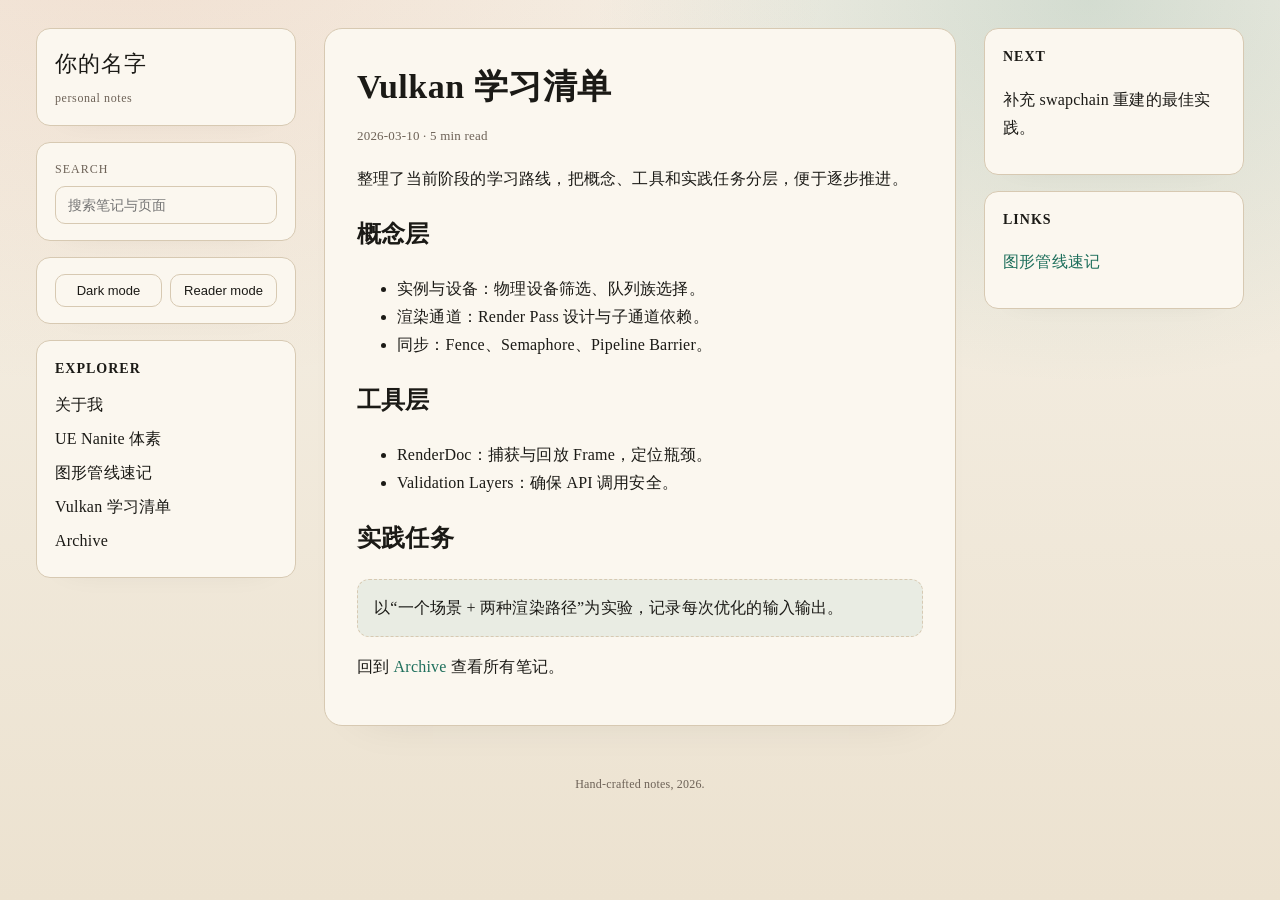
<file: posts/vulkan-notes.html>
﻿<!DOCTYPE html>
<html lang="zh-CN">
<head>
  <meta charset="UTF-8" />
  <meta name="viewport" content="width=device-width, initial-scale=1.0" />
  <title>Vulkan 学习清单 | 个人博客</title>
  <link rel="stylesheet" href="../styles.css" />
</head>
<body>
  <div class="page">
    <aside class="left">
      <div class="panel">
        <div class="brand">你的名字<small>personal notes</small></div>
      </div>

      <div class="panel search">
        <label for="searchInput">Search</label>
        <input id="searchInput" type="search" placeholder="搜索笔记与页面" />
      </div>

      <div class="panel toggles">
        <button id="themeToggle" class="toggle">Dark mode</button>
        <button id="readerToggle" class="toggle">Reader mode</button>
      </div>

      <div class="panel explorer">
        <h2>Explorer</h2>
        <ul id="explorerList" class="stagger">
          <li><a href="../index.html">关于我</a></li>
          <li><a href="ue-nanite-voxel.html">UE Nanite 体素</a></li>
          <li><a href="graphics-pipeline.html">图形管线速记</a></li>
          <li><a href="vulkan-notes.html">Vulkan 学习清单</a></li>
          <li><a href="../archive.html">Archive</a></li>
        </ul>
      </div>
    </aside>

    <main class="content">
      <article>
        <h1>Vulkan 学习清单</h1>
        <div class="meta">2026-03-10 · 5 min read</div>
        <p>整理了当前阶段的学习路线，把概念、工具和实践任务分层，便于逐步推进。</p>
        <h2>概念层</h2>
        <ul class="stagger">
          <li>实例与设备：物理设备筛选、队列族选择。</li>
          <li>渲染通道：Render Pass 设计与子通道依赖。</li>
          <li>同步：Fence、Semaphore、Pipeline Barrier。</li>
        </ul>
        <h2>工具层</h2>
        <ul class="stagger">
          <li>RenderDoc：捕获与回放 Frame，定位瓶颈。</li>
          <li>Validation Layers：确保 API 调用安全。</li>
        </ul>
        <h2>实践任务</h2>
        <div class="callout">
          以“一个场景 + 两种渲染路径”为实验，记录每次优化的输入输出。
        </div>
        <p>回到 <a href="../archive.html">Archive</a> 查看所有笔记。</p>
      </article>
    </main>

    <aside class="right">
      <div class="panel">
        <h3>Next</h3>
        <p>补充 swapchain 重建的最佳实践。</p>
      </div>
      <div class="panel">
        <h3>Links</h3>
        <p><a href="graphics-pipeline.html">图形管线速记</a></p>
      </div>
    </aside>
  </div>

  <footer>Hand-crafted notes, 2026.</footer>
  <script src="../app.js"></script>
</body>
</html>
</file>
<file: styles.css>
﻿/* Core layout and theme variables */
:root {
  --bg: #f6f1e7;
  --bg-2: #ece2d0;
  --ink: #1b1a16;
  --muted: #6d6257;
  --accent: #1e6f5c;
  --accent-2: #c65b2a;
  --border: #d7c9b2;
  --card: #fbf7ef;
  --shadow: rgba(27, 26, 22, 0.12);
}

*[data-theme="dark"] {
  --bg: #141211;
  --bg-2: #1c1917;
  --ink: #f1e6d8;
  --muted: #c1b3a2;
  --accent: #7bc3b0;
  --accent-2: #f1a36e;
  --border: #3a332d;
  --card: #1b1816;
  --shadow: rgba(0, 0, 0, 0.35);
}

* {
  box-sizing: border-box;
}

html,
body {
  padding: 0;
  margin: 0;
  min-height: 100%;
}

body {
  font-family: "Iowan Old Style", "Palatino Linotype", "Book Antiqua", "Charter", serif;
  color: var(--ink);
  background:
    radial-gradient(1200px 800px at 10% -10%, rgba(198, 91, 42, 0.12), transparent 60%),
    radial-gradient(900px 700px at 85% 0%, rgba(30, 111, 92, 0.16), transparent 55%),
    linear-gradient(180deg, var(--bg), var(--bg-2));
  line-height: 1.75;
  letter-spacing: 0.2px;
}

a {
  color: var(--accent);
  text-decoration: none;
}

a:hover {
  color: var(--accent-2);
}

.page {
  display: grid;
  grid-template-columns: 260px minmax(0, 1fr) 260px;
  gap: 28px;
  padding: 28px 36px 48px;
}

.brand {
  font-family: "Copperplate Gothic Light", "Palatino Linotype", serif;
  font-size: 22px;
  letter-spacing: 1px;
}

.brand small {
  display: block;
  color: var(--muted);
  font-size: 12px;
  margin-top: 4px;
  letter-spacing: 0.6px;
}

.panel {
  background: var(--card);
  border: 1px solid var(--border);
  border-radius: 14px;
  padding: 16px 18px;
  box-shadow: 0 16px 30px -30px var(--shadow);
}

.left,
.right {
  display: flex;
  flex-direction: column;
  gap: 16px;
}

.search label {
  display: block;
  font-size: 12px;
  text-transform: uppercase;
  letter-spacing: 1px;
  color: var(--muted);
  margin-bottom: 6px;
}

.search input {
  width: 100%;
  padding: 10px 12px;
  border-radius: 10px;
  border: 1px solid var(--border);
  background: transparent;
  color: var(--ink);
  font-size: 14px;
}

.toggles {
  display: grid;
  grid-template-columns: 1fr 1fr;
  gap: 8px;
}

button.toggle {
  border: 1px solid var(--border);
  background: transparent;
  color: var(--ink);
  border-radius: 10px;
  padding: 8px 10px;
  font-size: 13px;
  cursor: pointer;
  transition: transform 0.2s ease, box-shadow 0.2s ease;
}

button.toggle:hover {
  transform: translateY(-1px);
  box-shadow: 0 8px 20px -16px var(--shadow);
}

.explorer h2,
.right h3 {
  font-size: 14px;
  text-transform: uppercase;
  letter-spacing: 1px;
  margin: 0 0 10px;
}

.explorer ul,
.archive-list {
  list-style: none;
  padding: 0;
  margin: 0;
}

.explorer li,
.archive-list li {
  margin: 6px 0;
}

.explorer a {
  color: var(--ink);
}

.explorer a:hover {
  color: var(--accent);
}

.content {
  animation: fadeUp 0.6s ease both;
}

article {
  background: var(--card);
  border: 1px solid var(--border);
  border-radius: 18px;
  padding: 28px 32px;
  box-shadow: 0 24px 46px -38px var(--shadow);
}

article h1 {
  font-size: 34px;
  margin: 0 0 8px;
  letter-spacing: 0.5px;
}

.meta {
  color: var(--muted);
  font-size: 13px;
  margin-bottom: 18px;
}

.callout {
  padding: 14px 16px;
  border-radius: 12px;
  border: 1px dashed var(--border);
  background: rgba(30, 111, 92, 0.08);
  margin: 16px 0;
}

.right .panel svg {
  width: 100%;
  height: 140px;
}

.pill {
  display: inline-block;
  padding: 4px 10px;
  border-radius: 20px;
  border: 1px solid var(--border);
  font-size: 12px;
  color: var(--muted);
}

footer {
  text-align: center;
  color: var(--muted);
  padding-bottom: 28px;
  font-size: 12px;
}

.archive-header {
  display: flex;
  justify-content: space-between;
  align-items: center;
  gap: 12px;
  margin-bottom: 16px;
}

.archive-header input {
  padding: 8px 12px;
  border-radius: 10px;
  border: 1px solid var(--border);
  background: transparent;
  color: var(--ink);
}

.stagger > * {
  animation: fadeUp 0.6s ease both;
}

.stagger > *:nth-child(2) { animation-delay: 0.05s; }
.stagger > *:nth-child(3) { animation-delay: 0.1s; }
.stagger > *:nth-child(4) { animation-delay: 0.15s; }
.stagger > *:nth-child(5) { animation-delay: 0.2s; }

@keyframes fadeUp {
  from {
    opacity: 0;
    transform: translateY(12px);
  }
  to {
    opacity: 1;
    transform: translateY(0);
  }
}

body.reader .left,
body.reader .right {
  display: none;
}

body.reader .page {
  grid-template-columns: minmax(0, 1fr);
  padding: 32px 18px 48px;
}

@media (max-width: 1100px) {
  .page {
    grid-template-columns: 220px minmax(0, 1fr);
  }
  .right {
    display: none;
  }
}

@media (max-width: 900px) {
  .page {
    grid-template-columns: 1fr;
    padding: 18px 16px 32px;
  }
  .left {
    order: 2;
  }
  .content {
    order: 1;
  }
  .toggles {
    grid-template-columns: 1fr;
  }
}

.media-stack {
  display: grid;
  gap: 18px;
  margin: 18px 0 28px;
}

.media-item {
  margin: 0;
}

.media-item img {
  width: 100%;
  height: auto;
  display: block;
  border-radius: 12px;
  border: 1px solid var(--border);
  box-shadow: 0 18px 36px -30px var(--shadow);
}

.media-item figcaption {
  margin-top: 8px;
  font-size: 12px;
  color: var(--muted);
}
</file>
